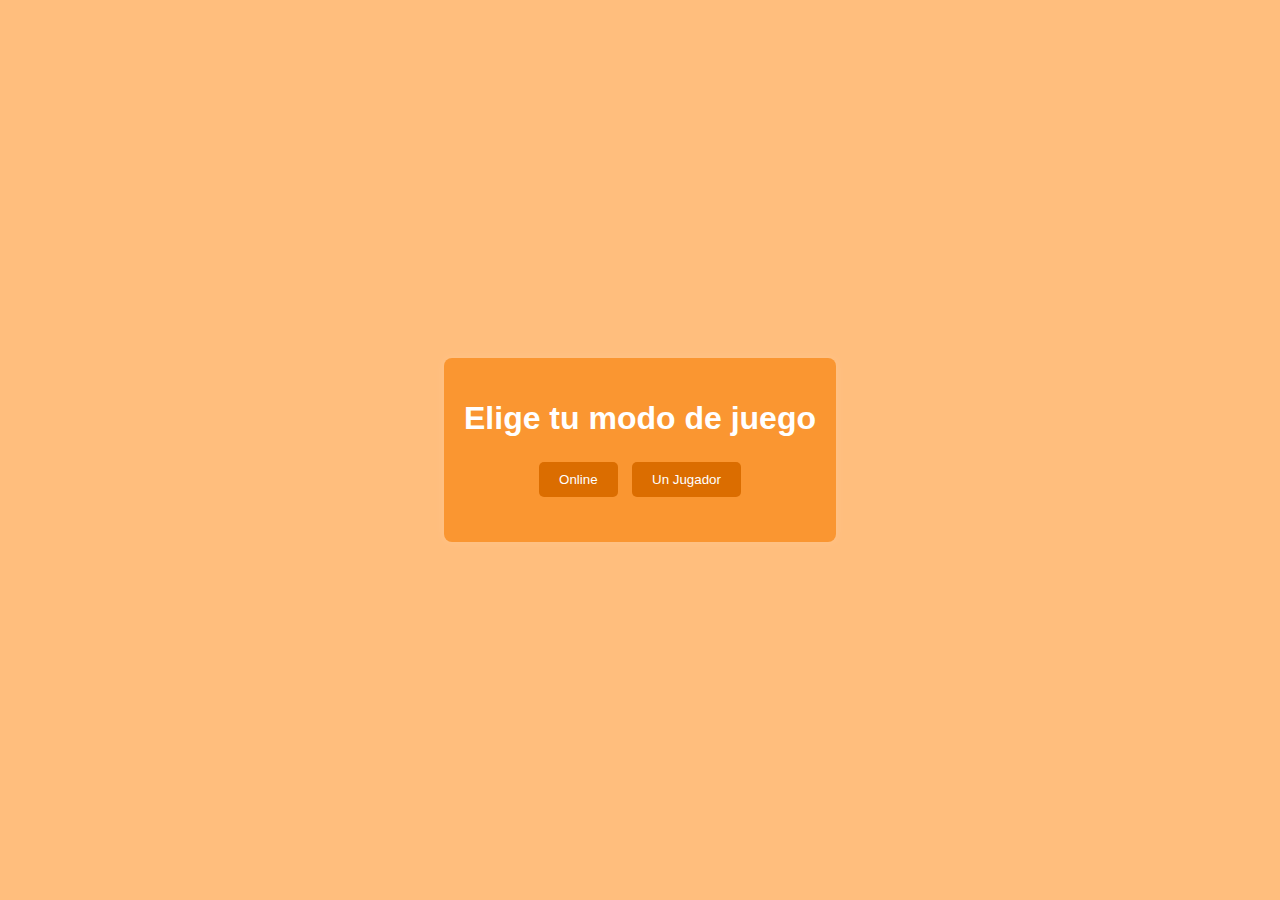
<file: index.html>
<!DOCTYPE html>
<html lang="es">
<head>
    <meta charset="UTF-8">
    <meta name="viewport" content="width=device-width, initial-scale=1.0">
    <title>UNO | Broslunas</title>
    <link rel="stylesheet" href="styles.css">
    <link rel="icon" type="image/png" href="/online/cards/+4.png"/>
</head>
<body>
    <div class="main-content">
        <div class="container">
            <h1>Elige tu modo de juego</h1>
            <div class="options">
                <button class="option"><a href="/online/index.html">Online</a></button>
                <button class="option"><a href="/un-jugador/">Un Jugador</a></button>
            </div>
        </div>
    </div>
</body>
</html>
</file>
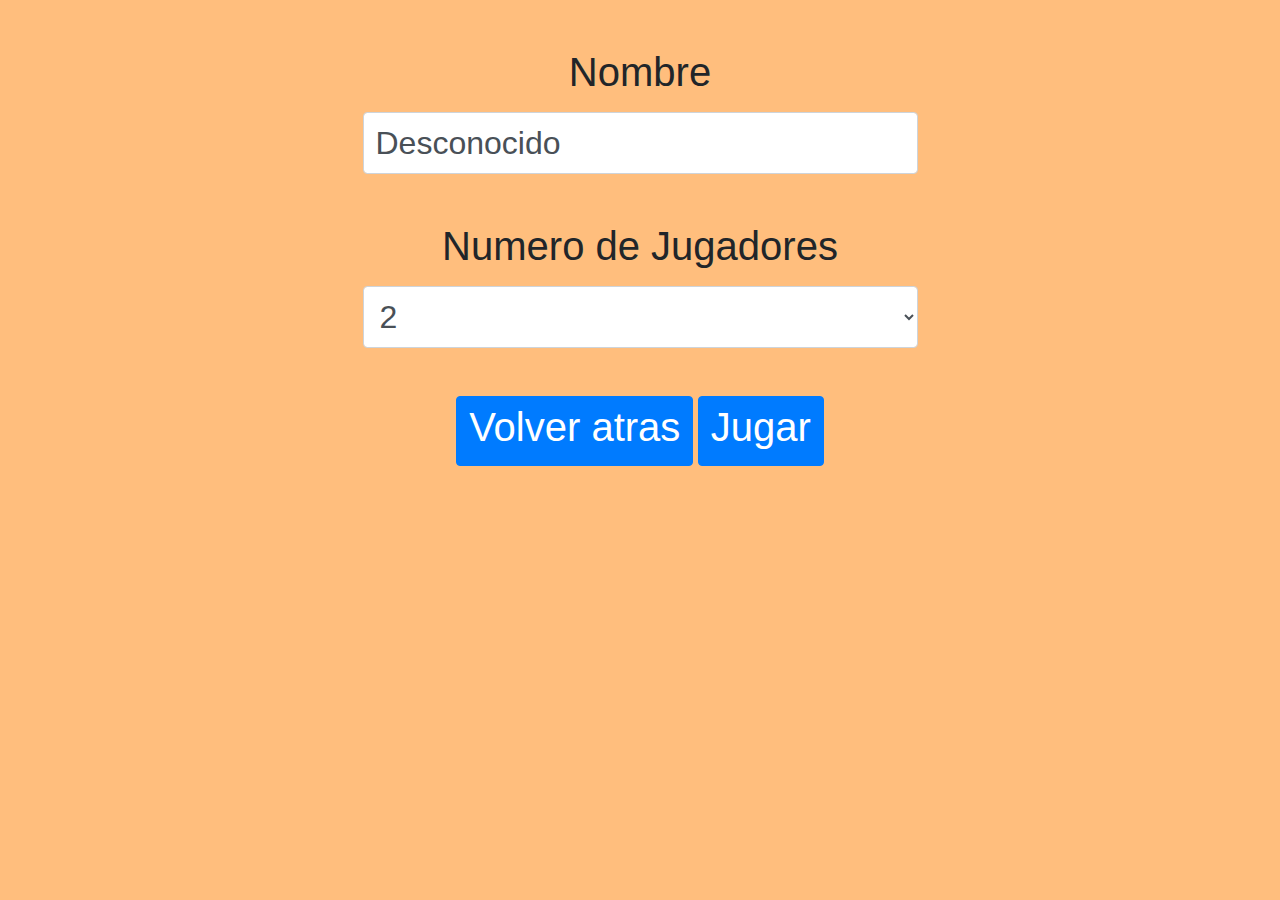
<file: un-jugador/index.html>
<html>

<head>
  <title>UNO | Broslunas</title>
  <meta charset="utf-8">
  <meta name="viewport" content="width=device-width, initial-scale=1">

  <link rel="stylesheet" href="https://stackpath.bootstrapcdn.com/bootstrap/4.3.1/css/bootstrap.min.css"
    integrity="sha384-ggOyR0iXCbMQv3Xipma34MD+dH/1fQ784/j6cY/iJTQUOhcWr7x9JvoRxT2MZw1T" crossorigin="anonymous">
  <script src="https://stackpath.bootstrapcdn.com/bootstrap/4.3.1/js/bootstrap.min.js"
    integrity="sha384-JjSmVgyd0p3pXB1rRibZUAYoIIy6OrQ6VrjIEaFf/nJGzIxFDsf4x0xIM+B07jRM"
    crossorigin="anonymous"></script>
  <script src="https://code.jquery.com/jquery-3.3.1.slim.min.js"
    integrity="sha384-q8i/X+965DzO0rT7abK41JStQIAqVgRVzpbzo5smXKp4YfRvH+8abtTE1Pi6jizo"
    crossorigin="anonymous"></script>
  <script src="https://cdnjs.cloudflare.com/ajax/libs/popper.js/1.14.7/umd/popper.min.js"
    integrity="sha384-UO2eT0CpHqdSJQ6hJty5KVphtPhzWj9WO1clHTMGa3JDZwrnQq4sF86dIHNDz0W1"
    crossorigin="anonymous"></script>

  <link href="styles.css" rel="stylesheet" type="text/css" />
  <link href="cards.css" rel="stylesheet" type="text/css" />
  <link href="animations.css" rel="stylesheet" type="text/css" />
  <link rel="icon" type="image/png" href="../online/cards/+4.png"/>
</head>

<body>
  <div id="setupGame" class="container">
    <form class="text-center">
      <div class="form-group mt-5">
        <label for="playerName">
          <h1>Nombre</h1>
        </label>
        <input type="text" class="form-control form-size" id="playerName" value="Desconocido">
      </div>
      <div class="form-group mt-5">
        <label for="amtPlayers">
          <h1>Numero de Jugadores</h1>
        </label>
        <select class="form-control form-size" id="amtPlayers">
          <option value="2" selected="selected">2</option>
          <option value="3">3</option>
          <option value="4">4</option>
        </select>
      </div>
      <div class="form-group mt-5">
        <button style="color: white" class="btn btn-primary option center-block" type="button">
          <h1><a href="../">Volver atras</a></h1>
        </button>
        <button class="btn btn-primary option center-block" type="button" onclick="startGame()">
          <h1>Jugar</h1> 
        </button>
      </div>
    </form>
  </div>

  <div id="playingField" class="container mt-5 d-none">
    <div class="row">
      <div class="col center-card-hands" align="center">
        <div id="TopSeatID"></div>
        <div id="TopSeat"></div>
      </div>
    </div>

    <div class="row">
      <div class="col-md-2">
        <div id="LeftSeatID"></div>
        <div id="LeftSeat" class="sideHand"></div>
      </div>
      <div class="col-md-8 center-card-hands" align="center">
        <div class="row" style="padding-top: 50px; padding-bottom: 50px">
          <div class="col" style="padding-right: 200px">
            <div class="drawDeckOnPlayfield black">
              <div id="drawCardPile"></div>
            </div>
          </div>

          <div class="col">
            <br />
            <div id="unoButton">
              <button class="btn btn-primary center-block" type="button" onclick="callUno()">
                <h2>UNO!</h2>
              </button>
            </div>
          </div>
        </div>
        <div class="row">
          <div id="discardDeckDiv"></div>
          <div id="playfieldHand"></div>
        </div>
      </div>
      <div class="col-md-2">
        <div id="RightSeatID"></div>
        <div id="RightSeat" class="sideHand"></div>
      </div>
    </div>

    <div class="row">
      <div class="col center-card-hands" align="center">
        <div id="BottomSeatID"></div>
        <div id="BottomSeat"></div>
        <div id="player1Hand"></div>
      </div>
    </div>

    <div id="wildColor"></div>
    <div id="overlay">
      <div id="text">
        <center>¡Elige un Color!</center>
        <div class="main-container">
          <div class="size red-circle" onclick="selectWildColor('Red')"></div>
          <div class="size blue-circle" onclick="selectWildColor('Blue')"></div>
          <div class="size yellow-circle" onclick="selectWildColor('Yellow')"></div>
          <div class="size green-circle" onclick="selectWildColor('Green')"></div>
        </div>
      </div>
    </div>

    <script type="text/javascript" src="deck.js"></script>
    <script type="text/javascript" src="cards.js"></script>
    <script type="text/javascript" src="special-cards.js"></script>
    <script type="text/javascript" src="addCSSToCards.js"></script>
    <script type="text/javascript" src="animations.js"></script>
    <script type="text/javascript" src="players.js"></script>
    <script type="text/javascript" src="index.js"></script>
    <script type="text/javascript" src="cheats.js"></script>
</body>

</html>
</file>
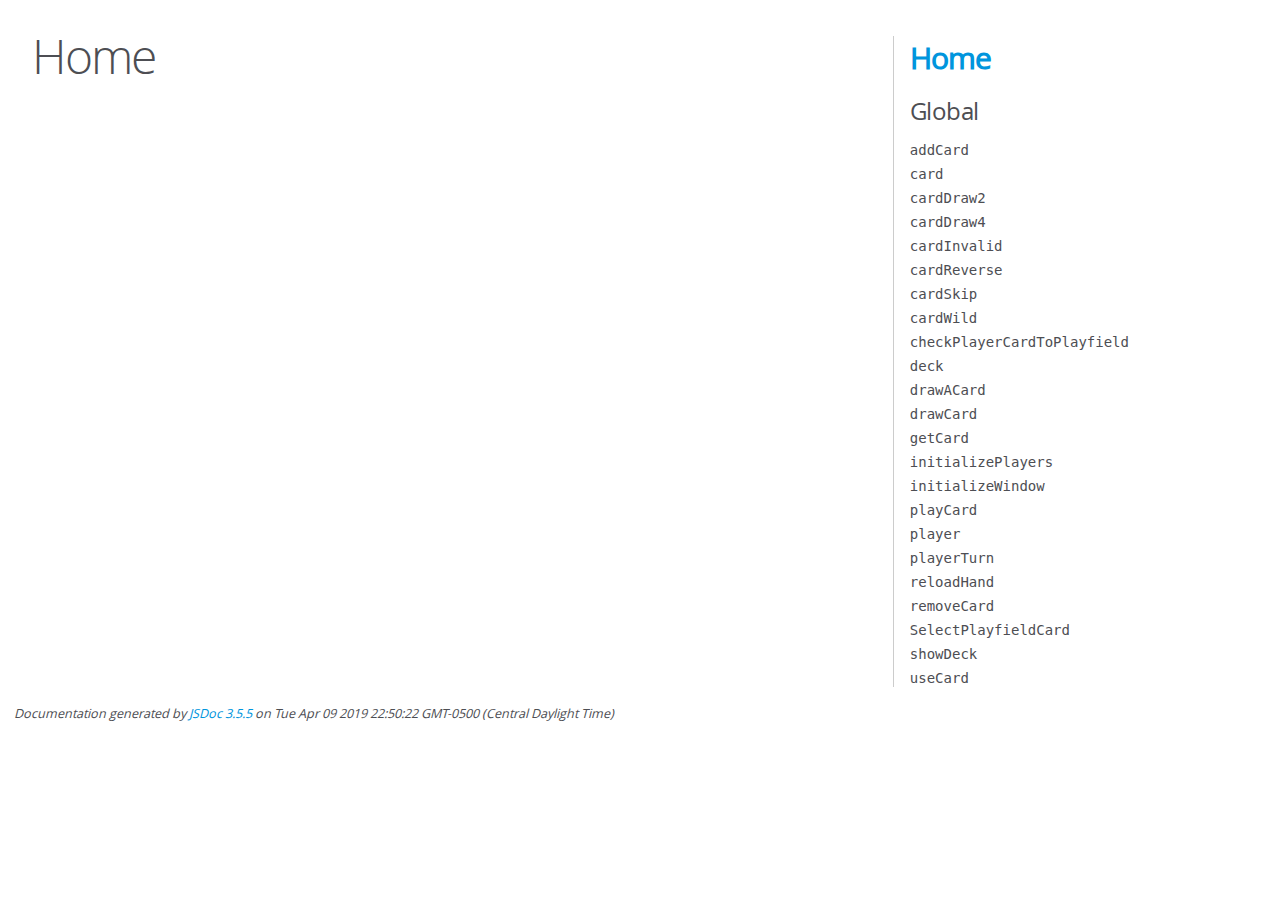
<file: un-jugador/documentation/index.html>
<!DOCTYPE html>
<html lang="en">
<head>
    <meta charset="utf-8">
    <title>JSDoc: Home</title>

    <script src="scripts/prettify/prettify.js"> </script>
    <script src="scripts/prettify/lang-css.js"> </script>
    <!--[if lt IE 9]>
      <script src="//html5shiv.googlecode.com/svn/trunk/html5.js"></script>
    <![endif]-->
    <link type="text/css" rel="stylesheet" href="styles/prettify-tomorrow.css">
    <link type="text/css" rel="stylesheet" href="styles/jsdoc-default.css">
</head>

<body>

<div id="main">

    <h1 class="page-title">Home</h1>

    



    


    <h3> </h3>










    









</div>

<nav>
    <h2><a href="index.html">Home</a></h2><h3>Global</h3><ul><li><a href="global.html#addCard">addCard</a></li><li><a href="global.html#card">card</a></li><li><a href="global.html#cardDraw2">cardDraw2</a></li><li><a href="global.html#cardDraw4">cardDraw4</a></li><li><a href="global.html#cardInvalid">cardInvalid</a></li><li><a href="global.html#cardReverse">cardReverse</a></li><li><a href="global.html#cardSkip">cardSkip</a></li><li><a href="global.html#cardWild">cardWild</a></li><li><a href="global.html#checkPlayerCardToPlayfield">checkPlayerCardToPlayfield</a></li><li><a href="global.html#deck">deck</a></li><li><a href="global.html#drawACard">drawACard</a></li><li><a href="global.html#drawCard">drawCard</a></li><li><a href="global.html#getCard">getCard</a></li><li><a href="global.html#initializePlayers">initializePlayers</a></li><li><a href="global.html#initializeWindow">initializeWindow</a></li><li><a href="global.html#playCard">playCard</a></li><li><a href="global.html#player">player</a></li><li><a href="global.html#playerTurn">playerTurn</a></li><li><a href="global.html#reloadHand">reloadHand</a></li><li><a href="global.html#removeCard">removeCard</a></li><li><a href="global.html#SelectPlayfieldCard">SelectPlayfieldCard</a></li><li><a href="global.html#showDeck">showDeck</a></li><li><a href="global.html#useCard">useCard</a></li></ul>
</nav>

<br class="clear">

<footer>
    Documentation generated by <a href="https://github.com/jsdoc3/jsdoc">JSDoc 3.5.5</a> on Tue Apr 09 2019 22:50:22 GMT-0500 (Central Daylight Time)
</footer>

<script> prettyPrint(); </script>
<script src="scripts/linenumber.js"> </script>
</body>
</html>
</file>
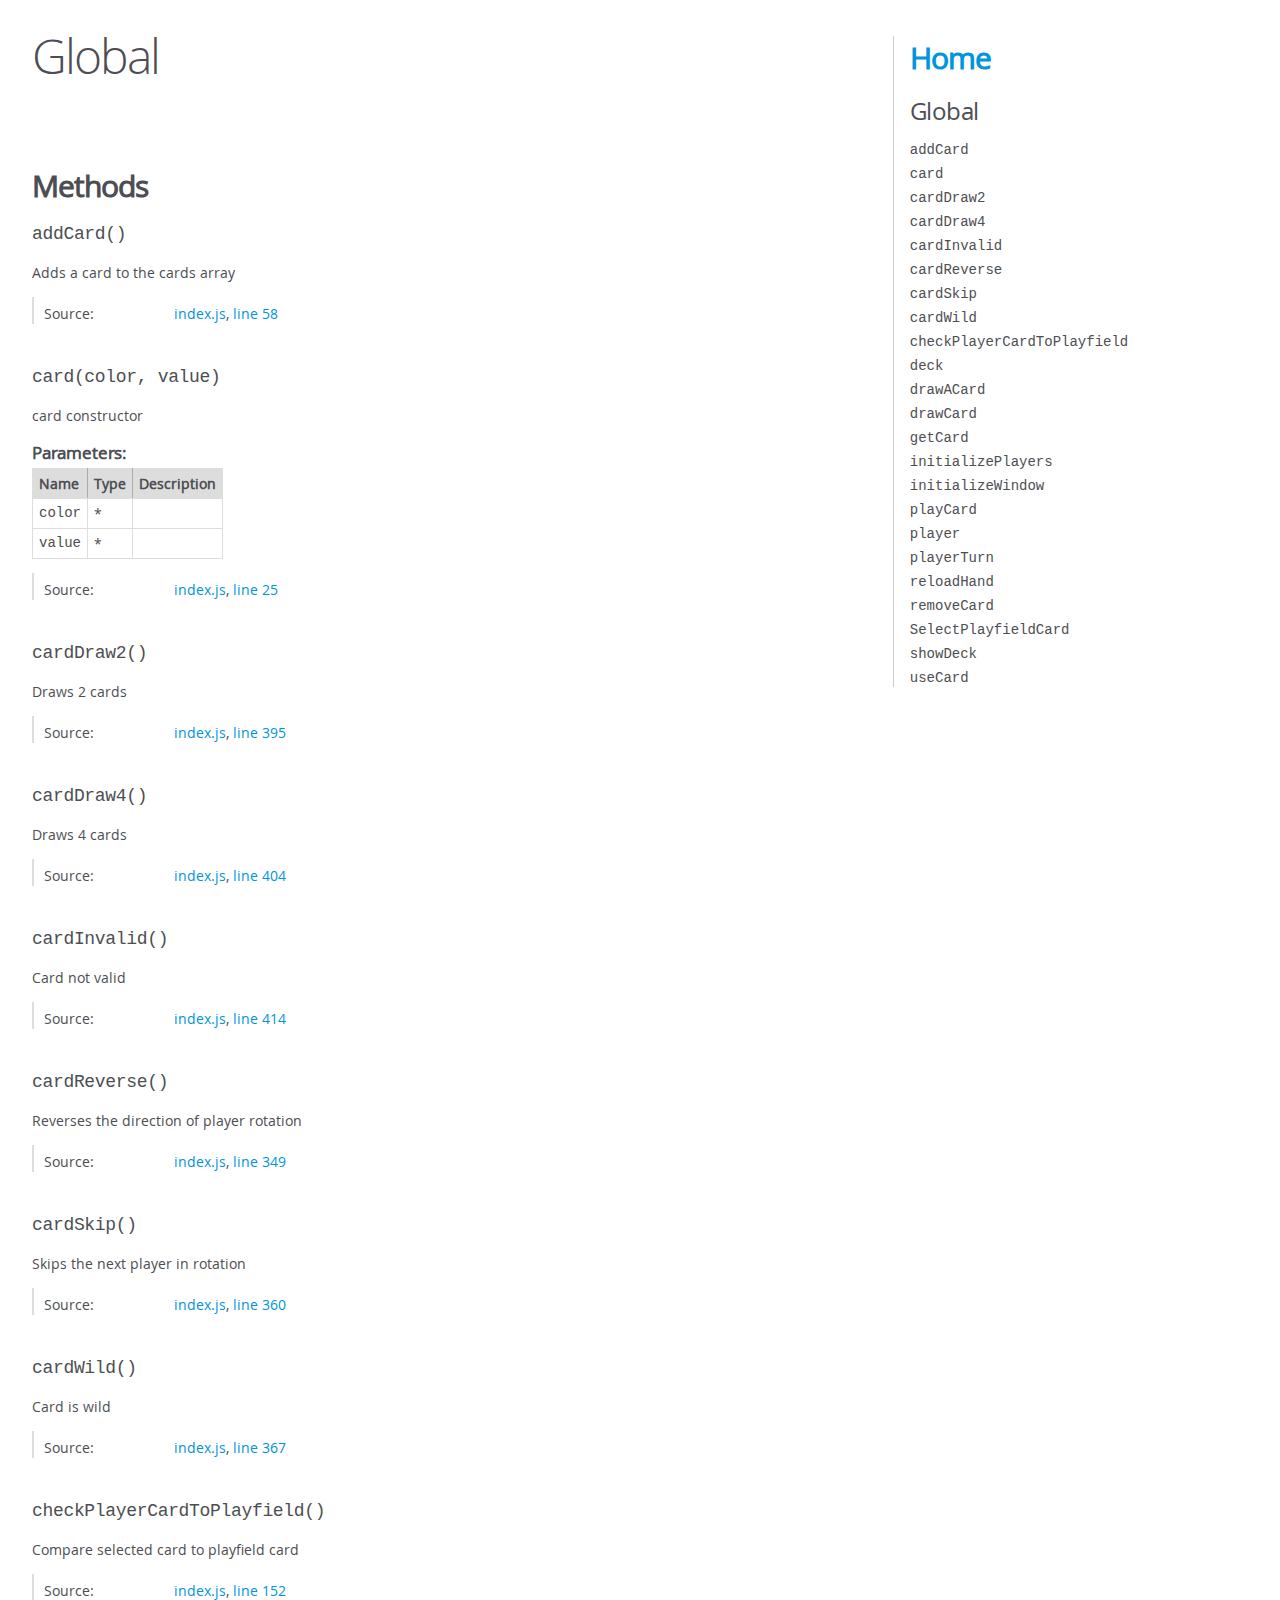
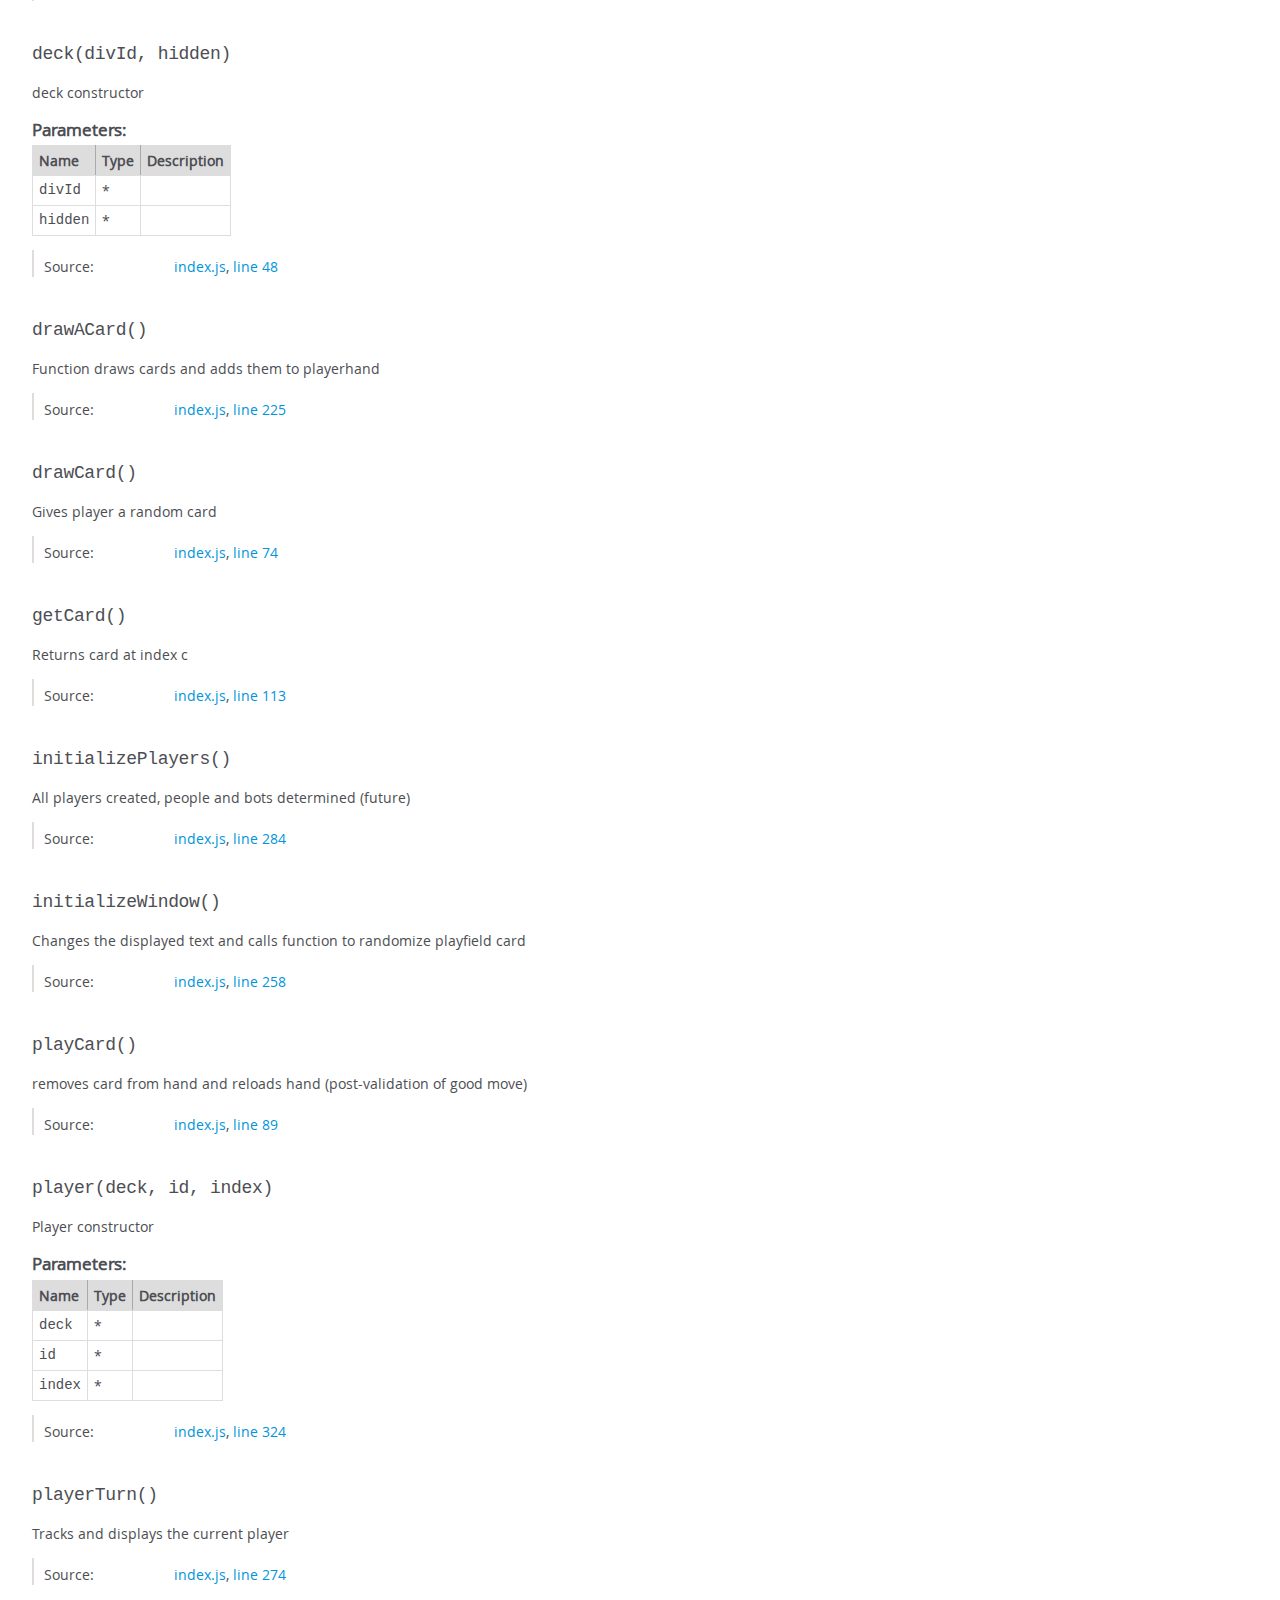
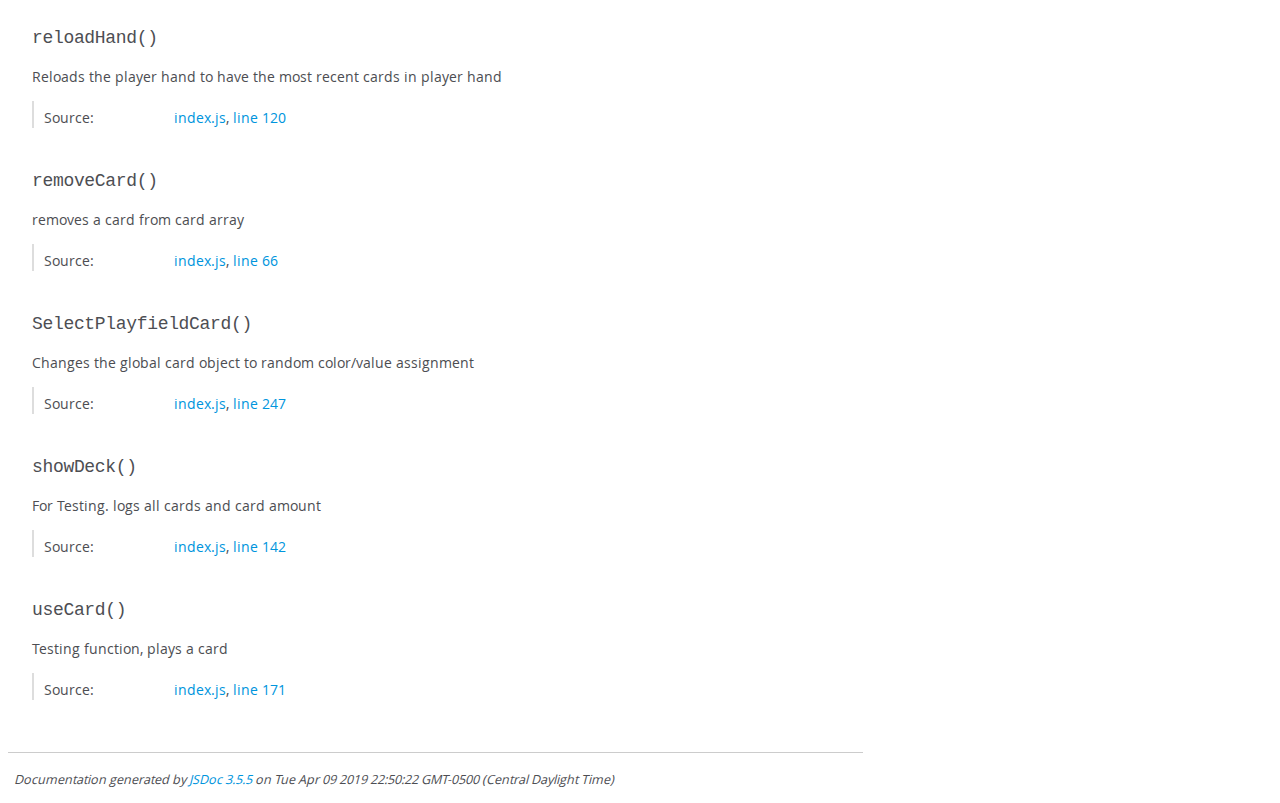
<file: un-jugador/documentation/global.html>
<!DOCTYPE html>
<html lang="en">
<head>
    <meta charset="utf-8">
    <title>JSDoc: Global</title>

    <script src="scripts/prettify/prettify.js"> </script>
    <script src="scripts/prettify/lang-css.js"> </script>
    <!--[if lt IE 9]>
      <script src="//html5shiv.googlecode.com/svn/trunk/html5.js"></script>
    <![endif]-->
    <link type="text/css" rel="stylesheet" href="styles/prettify-tomorrow.css">
    <link type="text/css" rel="stylesheet" href="styles/jsdoc-default.css">
</head>

<body>

<div id="main">

    <h1 class="page-title">Global</h1>

    




<section>

<header>
    
        <h2></h2>
        
    
</header>

<article>
    <div class="container-overview">
    
        

        


<dl class="details">

    

    

    

    

    

    

    

    

    

    

    

    

    

    

    

    
</dl>


        
    
    </div>

    

    

    

    

    

    

    

    
        <h3 class="subsection-title">Methods</h3>

        
            

    

    
    <h4 class="name" id="addCard"><span class="type-signature"></span>addCard<span class="signature">()</span><span class="type-signature"></span></h4>
    

    



<div class="description">
    Adds a card to the cards array
</div>













<dl class="details">

    

    

    

    

    

    

    

    

    

    

    

    

    
    <dt class="tag-source">Source:</dt>
    <dd class="tag-source"><ul class="dummy"><li>
        <a href="index.js.html">index.js</a>, <a href="index.js.html#line58">line 58</a>
    </li></ul></dd>
    

    

    

    
</dl>


















        
            

    

    
    <h4 class="name" id="card"><span class="type-signature"></span>card<span class="signature">(color, value)</span><span class="type-signature"></span></h4>
    

    



<div class="description">
    card constructor
</div>









    <h5>Parameters:</h5>
    

<table class="params">
    <thead>
    <tr>
        
        <th>Name</th>
        

        <th>Type</th>

        

        

        <th class="last">Description</th>
    </tr>
    </thead>

    <tbody>
    

        <tr>
            
                <td class="name"><code>color</code></td>
            

            <td class="type">
            
                
<span class="param-type">*</span>


            
            </td>

            

            

            <td class="description last"></td>
        </tr>

    

        <tr>
            
                <td class="name"><code>value</code></td>
            

            <td class="type">
            
                
<span class="param-type">*</span>


            
            </td>

            

            

            <td class="description last"></td>
        </tr>

    
    </tbody>
</table>






<dl class="details">

    

    

    

    

    

    

    

    

    

    

    

    

    
    <dt class="tag-source">Source:</dt>
    <dd class="tag-source"><ul class="dummy"><li>
        <a href="index.js.html">index.js</a>, <a href="index.js.html#line25">line 25</a>
    </li></ul></dd>
    

    

    

    
</dl>


















        
            

    

    
    <h4 class="name" id="cardDraw2"><span class="type-signature"></span>cardDraw2<span class="signature">()</span><span class="type-signature"></span></h4>
    

    



<div class="description">
    Draws 2 cards
</div>













<dl class="details">

    

    

    

    

    

    

    

    

    

    

    

    

    
    <dt class="tag-source">Source:</dt>
    <dd class="tag-source"><ul class="dummy"><li>
        <a href="index.js.html">index.js</a>, <a href="index.js.html#line395">line 395</a>
    </li></ul></dd>
    

    

    

    
</dl>


















        
            

    

    
    <h4 class="name" id="cardDraw4"><span class="type-signature"></span>cardDraw4<span class="signature">()</span><span class="type-signature"></span></h4>
    

    



<div class="description">
    Draws 4 cards
</div>













<dl class="details">

    

    

    

    

    

    

    

    

    

    

    

    

    
    <dt class="tag-source">Source:</dt>
    <dd class="tag-source"><ul class="dummy"><li>
        <a href="index.js.html">index.js</a>, <a href="index.js.html#line404">line 404</a>
    </li></ul></dd>
    

    

    

    
</dl>


















        
            

    

    
    <h4 class="name" id="cardInvalid"><span class="type-signature"></span>cardInvalid<span class="signature">()</span><span class="type-signature"></span></h4>
    

    



<div class="description">
    Card not valid
</div>













<dl class="details">

    

    

    

    

    

    

    

    

    

    

    

    

    
    <dt class="tag-source">Source:</dt>
    <dd class="tag-source"><ul class="dummy"><li>
        <a href="index.js.html">index.js</a>, <a href="index.js.html#line414">line 414</a>
    </li></ul></dd>
    

    

    

    
</dl>


















        
            

    

    
    <h4 class="name" id="cardReverse"><span class="type-signature"></span>cardReverse<span class="signature">()</span><span class="type-signature"></span></h4>
    

    



<div class="description">
    Reverses the direction of player rotation
</div>













<dl class="details">

    

    

    

    

    

    

    

    

    

    

    

    

    
    <dt class="tag-source">Source:</dt>
    <dd class="tag-source"><ul class="dummy"><li>
        <a href="index.js.html">index.js</a>, <a href="index.js.html#line349">line 349</a>
    </li></ul></dd>
    

    

    

    
</dl>


















        
            

    

    
    <h4 class="name" id="cardSkip"><span class="type-signature"></span>cardSkip<span class="signature">()</span><span class="type-signature"></span></h4>
    

    



<div class="description">
    Skips the next player in rotation
</div>













<dl class="details">

    

    

    

    

    

    

    

    

    

    

    

    

    
    <dt class="tag-source">Source:</dt>
    <dd class="tag-source"><ul class="dummy"><li>
        <a href="index.js.html">index.js</a>, <a href="index.js.html#line360">line 360</a>
    </li></ul></dd>
    

    

    

    
</dl>


















        
            

    

    
    <h4 class="name" id="cardWild"><span class="type-signature"></span>cardWild<span class="signature">()</span><span class="type-signature"></span></h4>
    

    



<div class="description">
    Card is wild
</div>













<dl class="details">

    

    

    

    

    

    

    

    

    

    

    

    

    
    <dt class="tag-source">Source:</dt>
    <dd class="tag-source"><ul class="dummy"><li>
        <a href="index.js.html">index.js</a>, <a href="index.js.html#line367">line 367</a>
    </li></ul></dd>
    

    

    

    
</dl>


















        
            

    

    
    <h4 class="name" id="checkPlayerCardToPlayfield"><span class="type-signature"></span>checkPlayerCardToPlayfield<span class="signature">()</span><span class="type-signature"></span></h4>
    

    



<div class="description">
    Compare selected card to playfield card
</div>













<dl class="details">

    

    

    

    

    

    

    

    

    

    

    

    

    
    <dt class="tag-source">Source:</dt>
    <dd class="tag-source"><ul class="dummy"><li>
        <a href="index.js.html">index.js</a>, <a href="index.js.html#line152">line 152</a>
    </li></ul></dd>
    

    

    

    
</dl>


















        
            

    

    
    <h4 class="name" id="deck"><span class="type-signature"></span>deck<span class="signature">(divId, hidden)</span><span class="type-signature"></span></h4>
    

    



<div class="description">
    deck constructor
</div>









    <h5>Parameters:</h5>
    

<table class="params">
    <thead>
    <tr>
        
        <th>Name</th>
        

        <th>Type</th>

        

        

        <th class="last">Description</th>
    </tr>
    </thead>

    <tbody>
    

        <tr>
            
                <td class="name"><code>divId</code></td>
            

            <td class="type">
            
                
<span class="param-type">*</span>


            
            </td>

            

            

            <td class="description last"></td>
        </tr>

    

        <tr>
            
                <td class="name"><code>hidden</code></td>
            

            <td class="type">
            
                
<span class="param-type">*</span>


            
            </td>

            

            

            <td class="description last"></td>
        </tr>

    
    </tbody>
</table>






<dl class="details">

    

    

    

    

    

    

    

    

    

    

    

    

    
    <dt class="tag-source">Source:</dt>
    <dd class="tag-source"><ul class="dummy"><li>
        <a href="index.js.html">index.js</a>, <a href="index.js.html#line48">line 48</a>
    </li></ul></dd>
    

    

    

    
</dl>


















        
            

    

    
    <h4 class="name" id="drawACard"><span class="type-signature"></span>drawACard<span class="signature">()</span><span class="type-signature"></span></h4>
    

    



<div class="description">
    Function draws cards and adds them to playerhand
</div>













<dl class="details">

    

    

    

    

    

    

    

    

    

    

    

    

    
    <dt class="tag-source">Source:</dt>
    <dd class="tag-source"><ul class="dummy"><li>
        <a href="index.js.html">index.js</a>, <a href="index.js.html#line225">line 225</a>
    </li></ul></dd>
    

    

    

    
</dl>


















        
            

    

    
    <h4 class="name" id="drawCard"><span class="type-signature"></span>drawCard<span class="signature">()</span><span class="type-signature"></span></h4>
    

    



<div class="description">
    Gives player a random card
</div>













<dl class="details">

    

    

    

    

    

    

    

    

    

    

    

    

    
    <dt class="tag-source">Source:</dt>
    <dd class="tag-source"><ul class="dummy"><li>
        <a href="index.js.html">index.js</a>, <a href="index.js.html#line74">line 74</a>
    </li></ul></dd>
    

    

    

    
</dl>


















        
            

    

    
    <h4 class="name" id="getCard"><span class="type-signature"></span>getCard<span class="signature">()</span><span class="type-signature"></span></h4>
    

    



<div class="description">
    Returns card at index c
</div>













<dl class="details">

    

    

    

    

    

    

    

    

    

    

    

    

    
    <dt class="tag-source">Source:</dt>
    <dd class="tag-source"><ul class="dummy"><li>
        <a href="index.js.html">index.js</a>, <a href="index.js.html#line113">line 113</a>
    </li></ul></dd>
    

    

    

    
</dl>


















        
            

    

    
    <h4 class="name" id="initializePlayers"><span class="type-signature"></span>initializePlayers<span class="signature">()</span><span class="type-signature"></span></h4>
    

    



<div class="description">
    All players created, people and bots determined (future)
</div>













<dl class="details">

    

    

    

    

    

    

    

    

    

    

    

    

    
    <dt class="tag-source">Source:</dt>
    <dd class="tag-source"><ul class="dummy"><li>
        <a href="index.js.html">index.js</a>, <a href="index.js.html#line284">line 284</a>
    </li></ul></dd>
    

    

    

    
</dl>


















        
            

    

    
    <h4 class="name" id="initializeWindow"><span class="type-signature"></span>initializeWindow<span class="signature">()</span><span class="type-signature"></span></h4>
    

    



<div class="description">
    Changes the displayed text and calls function to randomize playfield card
</div>













<dl class="details">

    

    

    

    

    

    

    

    

    

    

    

    

    
    <dt class="tag-source">Source:</dt>
    <dd class="tag-source"><ul class="dummy"><li>
        <a href="index.js.html">index.js</a>, <a href="index.js.html#line258">line 258</a>
    </li></ul></dd>
    

    

    

    
</dl>


















        
            

    

    
    <h4 class="name" id="playCard"><span class="type-signature"></span>playCard<span class="signature">()</span><span class="type-signature"></span></h4>
    

    



<div class="description">
    removes card from hand and reloads hand (post-validation of good move)
</div>













<dl class="details">

    

    

    

    

    

    

    

    

    

    

    

    

    
    <dt class="tag-source">Source:</dt>
    <dd class="tag-source"><ul class="dummy"><li>
        <a href="index.js.html">index.js</a>, <a href="index.js.html#line89">line 89</a>
    </li></ul></dd>
    

    

    

    
</dl>


















        
            

    

    
    <h4 class="name" id="player"><span class="type-signature"></span>player<span class="signature">(deck, id, index)</span><span class="type-signature"></span></h4>
    

    



<div class="description">
    Player constructor
</div>









    <h5>Parameters:</h5>
    

<table class="params">
    <thead>
    <tr>
        
        <th>Name</th>
        

        <th>Type</th>

        

        

        <th class="last">Description</th>
    </tr>
    </thead>

    <tbody>
    

        <tr>
            
                <td class="name"><code>deck</code></td>
            

            <td class="type">
            
                
<span class="param-type">*</span>


            
            </td>

            

            

            <td class="description last"></td>
        </tr>

    

        <tr>
            
                <td class="name"><code>id</code></td>
            

            <td class="type">
            
                
<span class="param-type">*</span>


            
            </td>

            

            

            <td class="description last"></td>
        </tr>

    

        <tr>
            
                <td class="name"><code>index</code></td>
            

            <td class="type">
            
                
<span class="param-type">*</span>


            
            </td>

            

            

            <td class="description last"></td>
        </tr>

    
    </tbody>
</table>






<dl class="details">

    

    

    

    

    

    

    

    

    

    

    

    

    
    <dt class="tag-source">Source:</dt>
    <dd class="tag-source"><ul class="dummy"><li>
        <a href="index.js.html">index.js</a>, <a href="index.js.html#line324">line 324</a>
    </li></ul></dd>
    

    

    

    
</dl>


















        
            

    

    
    <h4 class="name" id="playerTurn"><span class="type-signature"></span>playerTurn<span class="signature">()</span><span class="type-signature"></span></h4>
    

    



<div class="description">
    Tracks and displays the current player
</div>













<dl class="details">

    

    

    

    

    

    

    

    

    

    

    

    

    
    <dt class="tag-source">Source:</dt>
    <dd class="tag-source"><ul class="dummy"><li>
        <a href="index.js.html">index.js</a>, <a href="index.js.html#line274">line 274</a>
    </li></ul></dd>
    

    

    

    
</dl>


















        
            

    

    
    <h4 class="name" id="reloadHand"><span class="type-signature"></span>reloadHand<span class="signature">()</span><span class="type-signature"></span></h4>
    

    



<div class="description">
    Reloads the player hand to have the most recent cards in player hand
</div>













<dl class="details">

    

    

    

    

    

    

    

    

    

    

    

    

    
    <dt class="tag-source">Source:</dt>
    <dd class="tag-source"><ul class="dummy"><li>
        <a href="index.js.html">index.js</a>, <a href="index.js.html#line120">line 120</a>
    </li></ul></dd>
    

    

    

    
</dl>


















        
            

    

    
    <h4 class="name" id="removeCard"><span class="type-signature"></span>removeCard<span class="signature">()</span><span class="type-signature"></span></h4>
    

    



<div class="description">
    removes a card from card array
</div>













<dl class="details">

    

    

    

    

    

    

    

    

    

    

    

    

    
    <dt class="tag-source">Source:</dt>
    <dd class="tag-source"><ul class="dummy"><li>
        <a href="index.js.html">index.js</a>, <a href="index.js.html#line66">line 66</a>
    </li></ul></dd>
    

    

    

    
</dl>


















        
            

    

    
    <h4 class="name" id="SelectPlayfieldCard"><span class="type-signature"></span>SelectPlayfieldCard<span class="signature">()</span><span class="type-signature"></span></h4>
    

    



<div class="description">
    Changes the global card object to random color/value assignment
</div>













<dl class="details">

    

    

    

    

    

    

    

    

    

    

    

    

    
    <dt class="tag-source">Source:</dt>
    <dd class="tag-source"><ul class="dummy"><li>
        <a href="index.js.html">index.js</a>, <a href="index.js.html#line247">line 247</a>
    </li></ul></dd>
    

    

    

    
</dl>


















        
            

    

    
    <h4 class="name" id="showDeck"><span class="type-signature"></span>showDeck<span class="signature">()</span><span class="type-signature"></span></h4>
    

    



<div class="description">
    For Testing. logs all cards and card amount
</div>













<dl class="details">

    

    

    

    

    

    

    

    

    

    

    

    

    
    <dt class="tag-source">Source:</dt>
    <dd class="tag-source"><ul class="dummy"><li>
        <a href="index.js.html">index.js</a>, <a href="index.js.html#line142">line 142</a>
    </li></ul></dd>
    

    

    

    
</dl>


















        
            

    

    
    <h4 class="name" id="useCard"><span class="type-signature"></span>useCard<span class="signature">()</span><span class="type-signature"></span></h4>
    

    



<div class="description">
    Testing function, plays a card
</div>













<dl class="details">

    

    

    

    

    

    

    

    

    

    

    

    

    
    <dt class="tag-source">Source:</dt>
    <dd class="tag-source"><ul class="dummy"><li>
        <a href="index.js.html">index.js</a>, <a href="index.js.html#line171">line 171</a>
    </li></ul></dd>
    

    

    

    
</dl>


















        
    

    

    
</article>

</section>




</div>

<nav>
    <h2><a href="index.html">Home</a></h2><h3>Global</h3><ul><li><a href="global.html#addCard">addCard</a></li><li><a href="global.html#card">card</a></li><li><a href="global.html#cardDraw2">cardDraw2</a></li><li><a href="global.html#cardDraw4">cardDraw4</a></li><li><a href="global.html#cardInvalid">cardInvalid</a></li><li><a href="global.html#cardReverse">cardReverse</a></li><li><a href="global.html#cardSkip">cardSkip</a></li><li><a href="global.html#cardWild">cardWild</a></li><li><a href="global.html#checkPlayerCardToPlayfield">checkPlayerCardToPlayfield</a></li><li><a href="global.html#deck">deck</a></li><li><a href="global.html#drawACard">drawACard</a></li><li><a href="global.html#drawCard">drawCard</a></li><li><a href="global.html#getCard">getCard</a></li><li><a href="global.html#initializePlayers">initializePlayers</a></li><li><a href="global.html#initializeWindow">initializeWindow</a></li><li><a href="global.html#playCard">playCard</a></li><li><a href="global.html#player">player</a></li><li><a href="global.html#playerTurn">playerTurn</a></li><li><a href="global.html#reloadHand">reloadHand</a></li><li><a href="global.html#removeCard">removeCard</a></li><li><a href="global.html#SelectPlayfieldCard">SelectPlayfieldCard</a></li><li><a href="global.html#showDeck">showDeck</a></li><li><a href="global.html#useCard">useCard</a></li></ul>
</nav>

<br class="clear">

<footer>
    Documentation generated by <a href="https://github.com/jsdoc3/jsdoc">JSDoc 3.5.5</a> on Tue Apr 09 2019 22:50:22 GMT-0500 (Central Daylight Time)
</footer>

<script> prettyPrint(); </script>
<script src="scripts/linenumber.js"> </script>
</body>
</html>
</file>
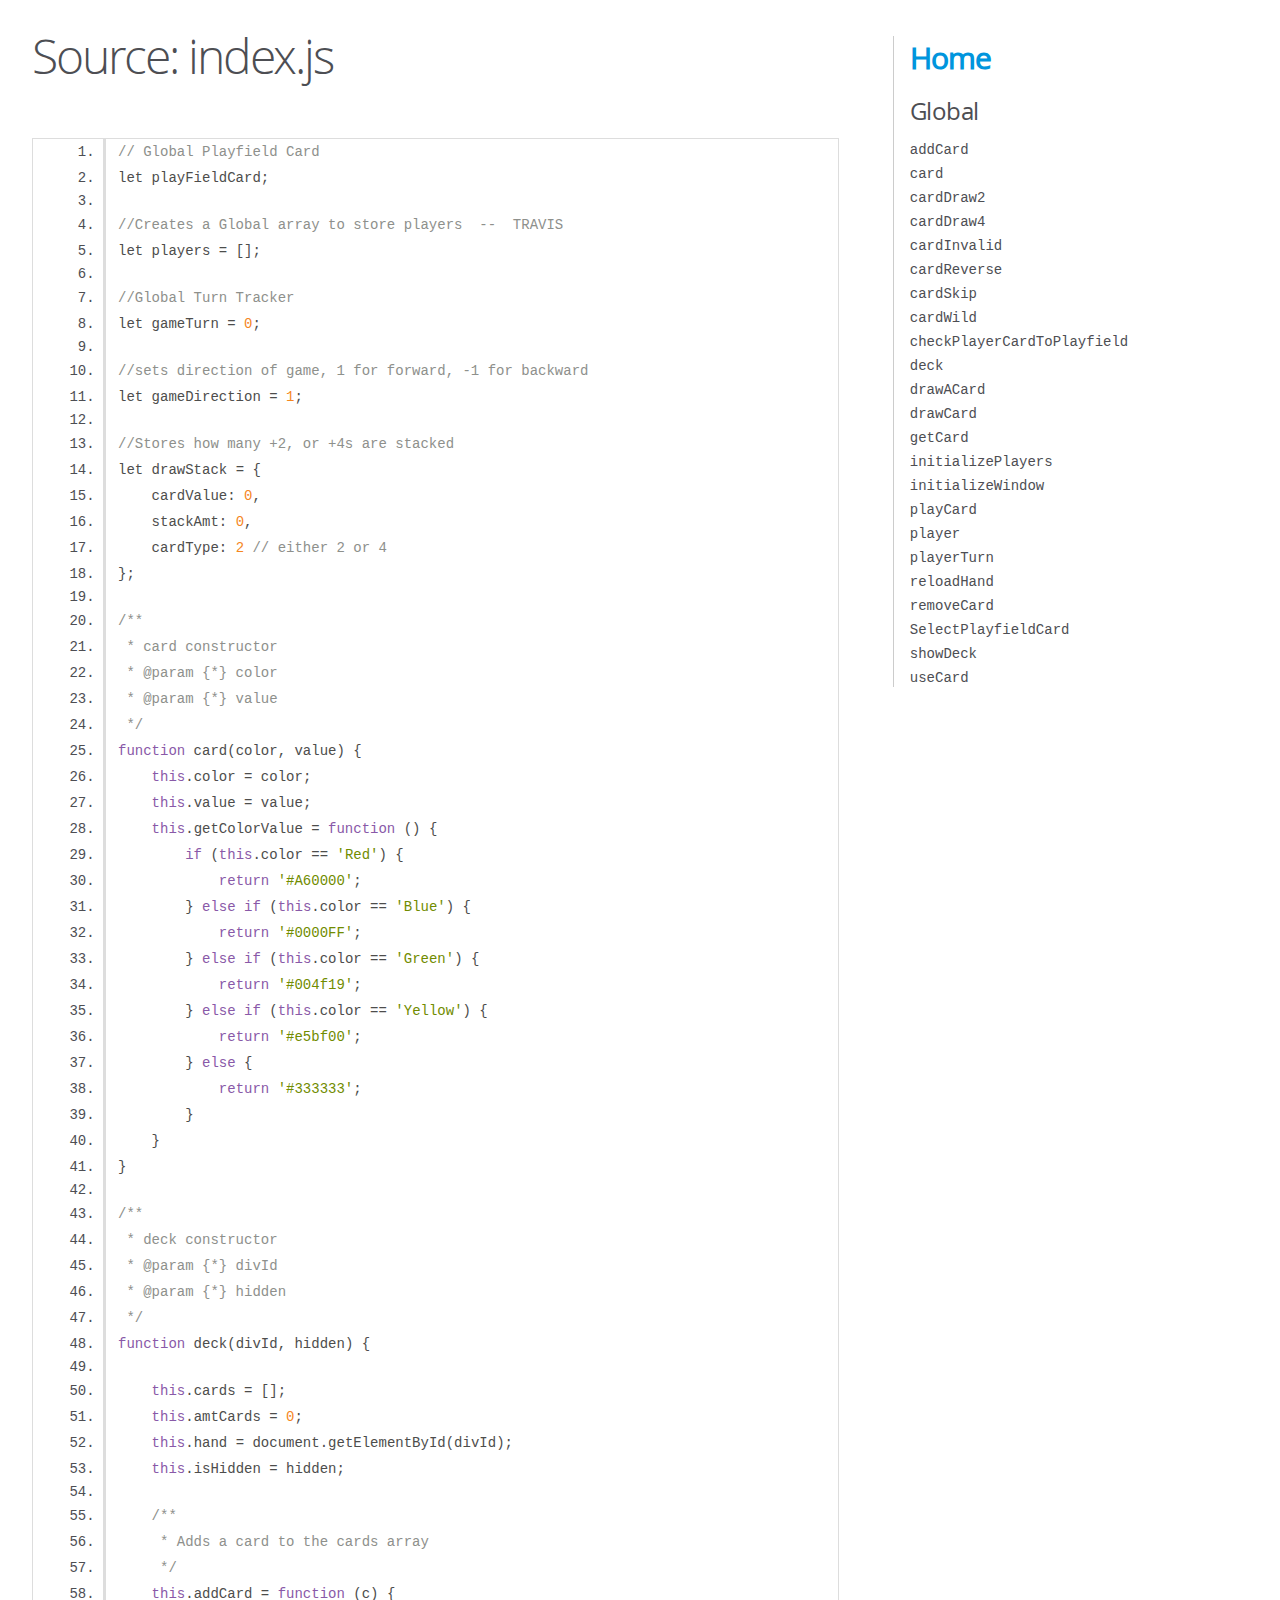
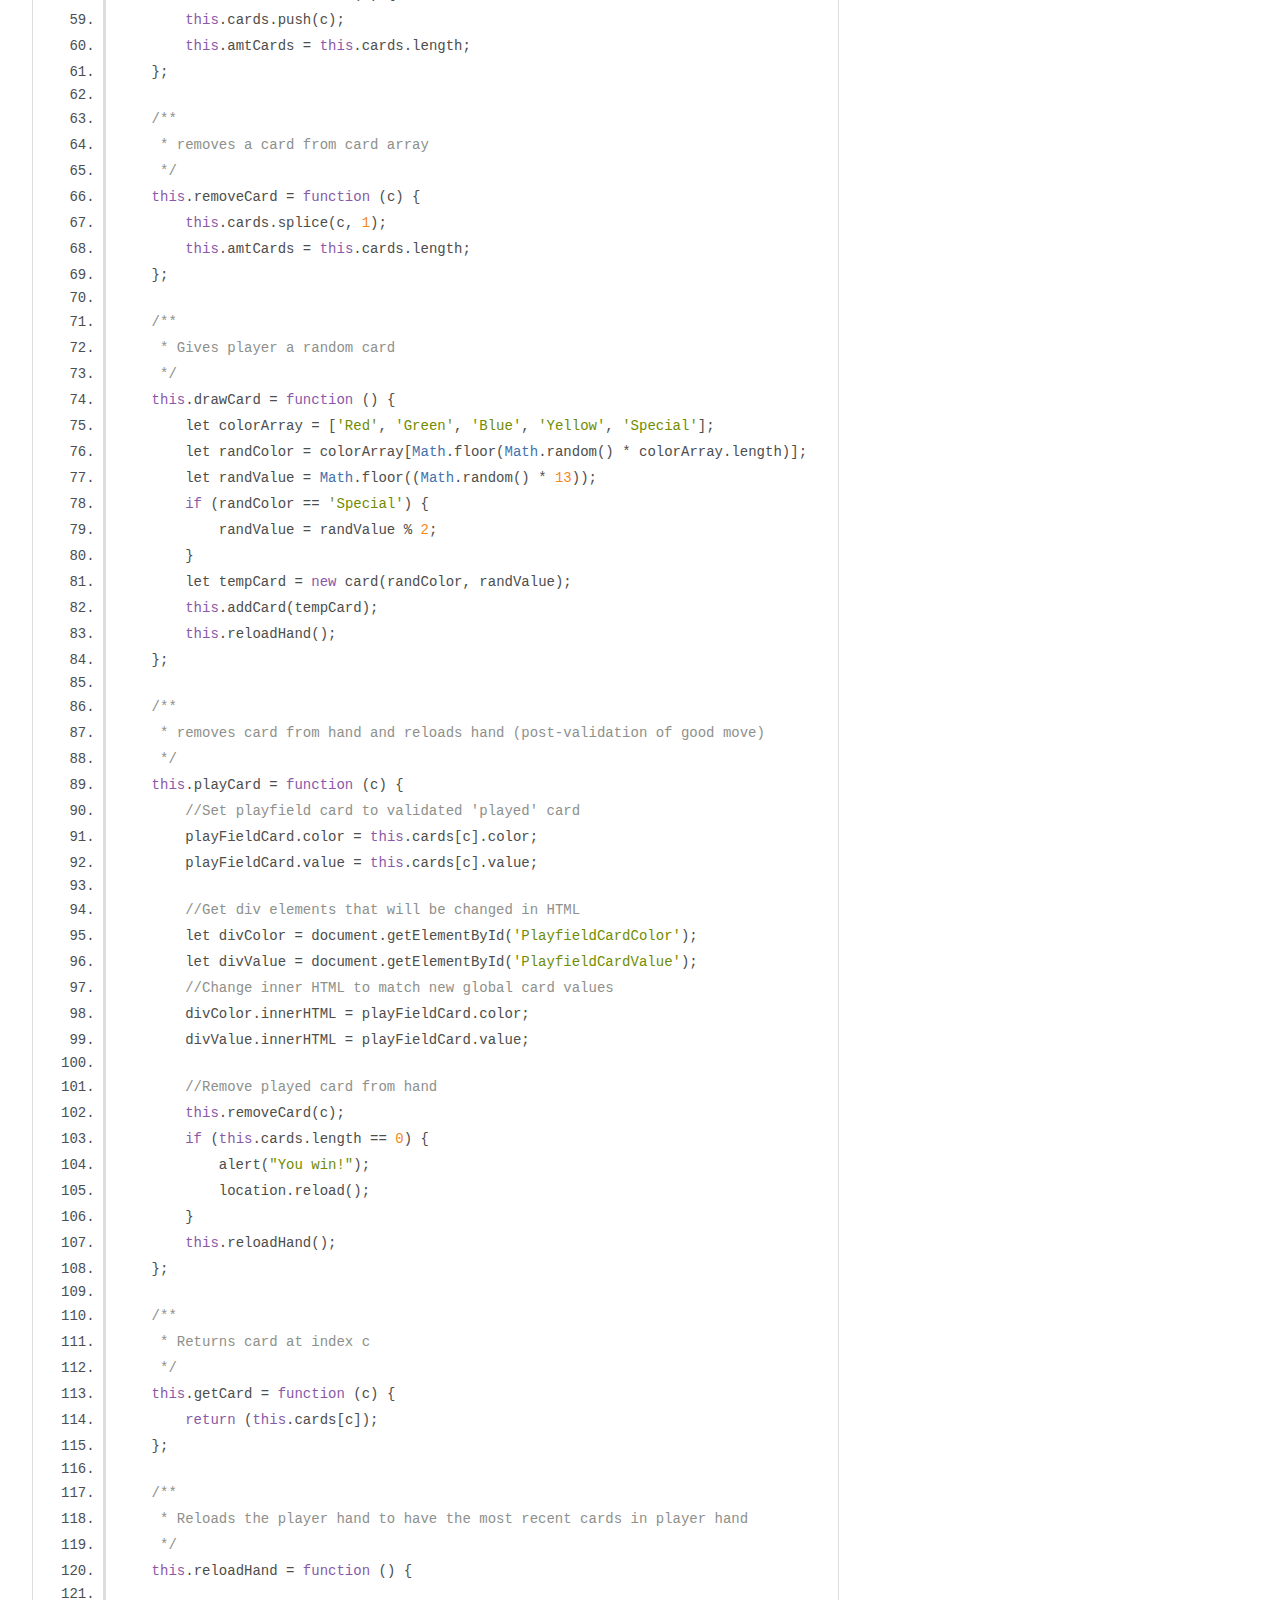
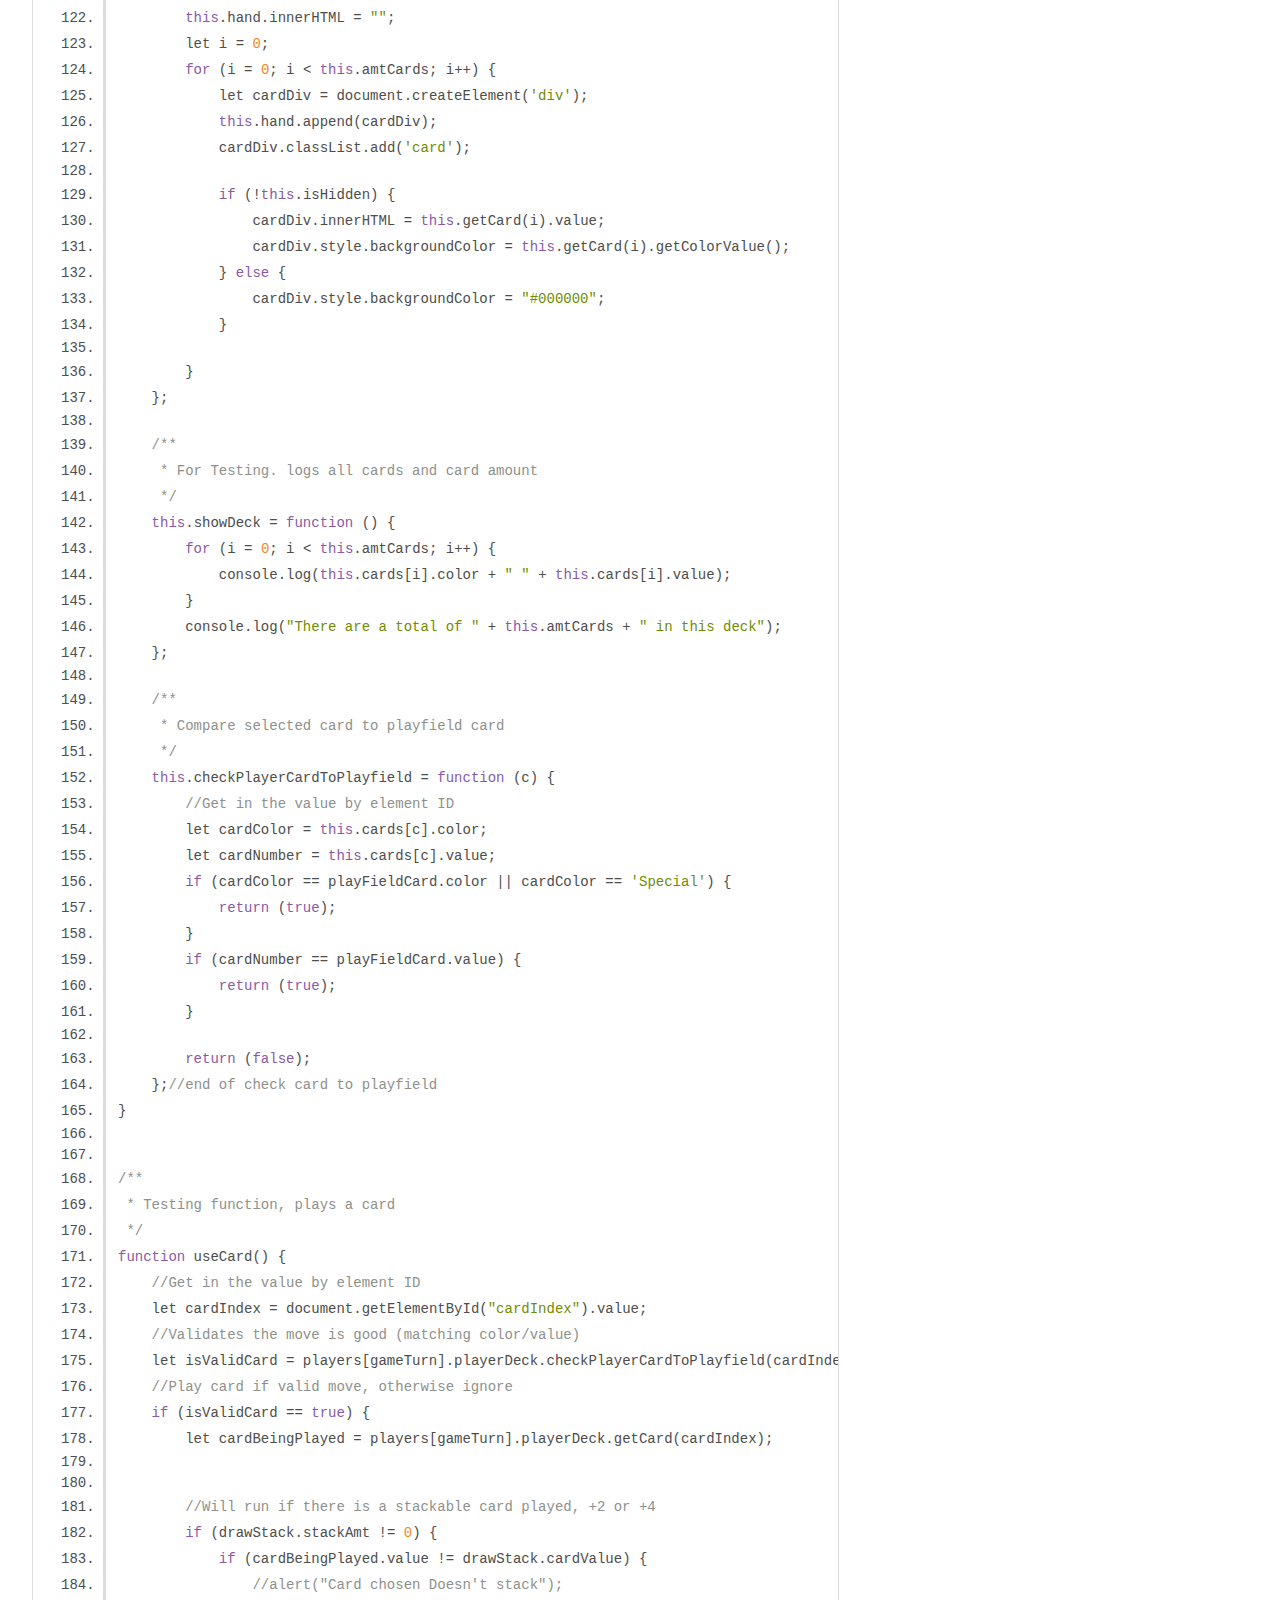
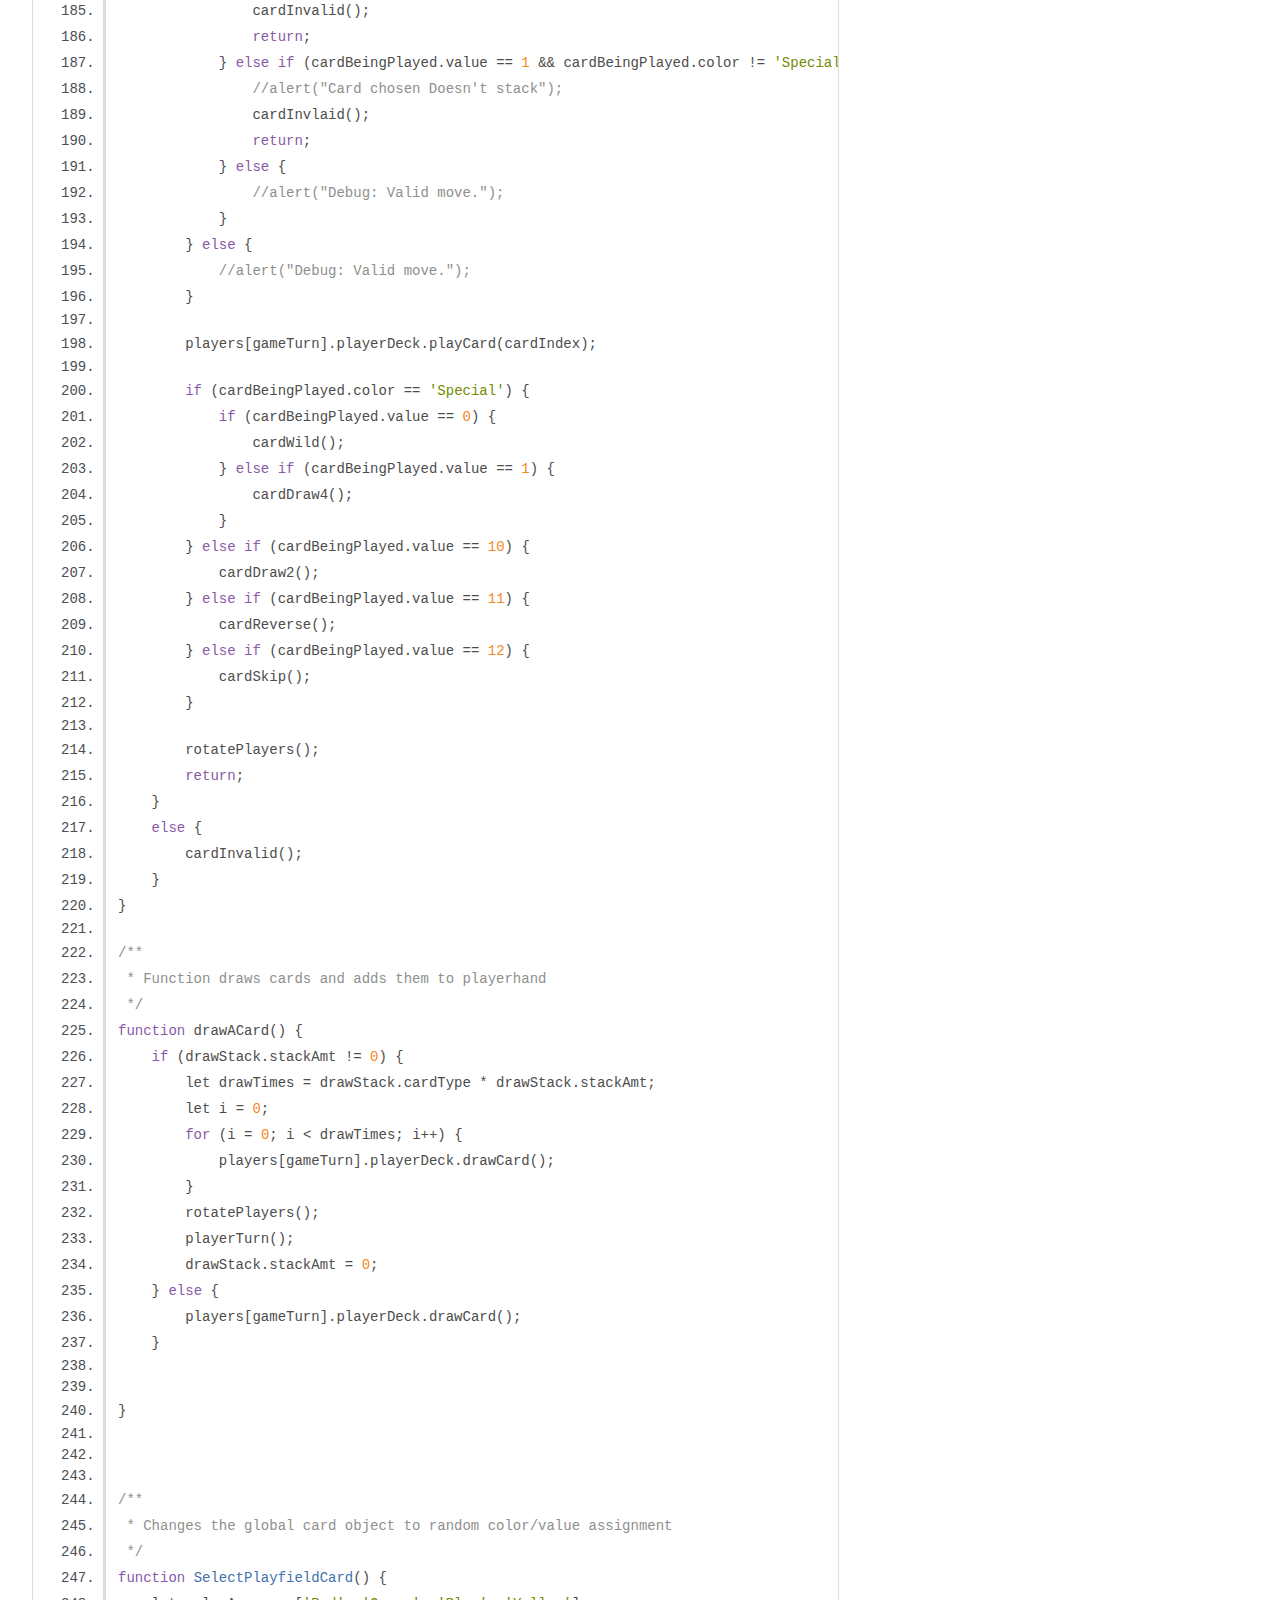
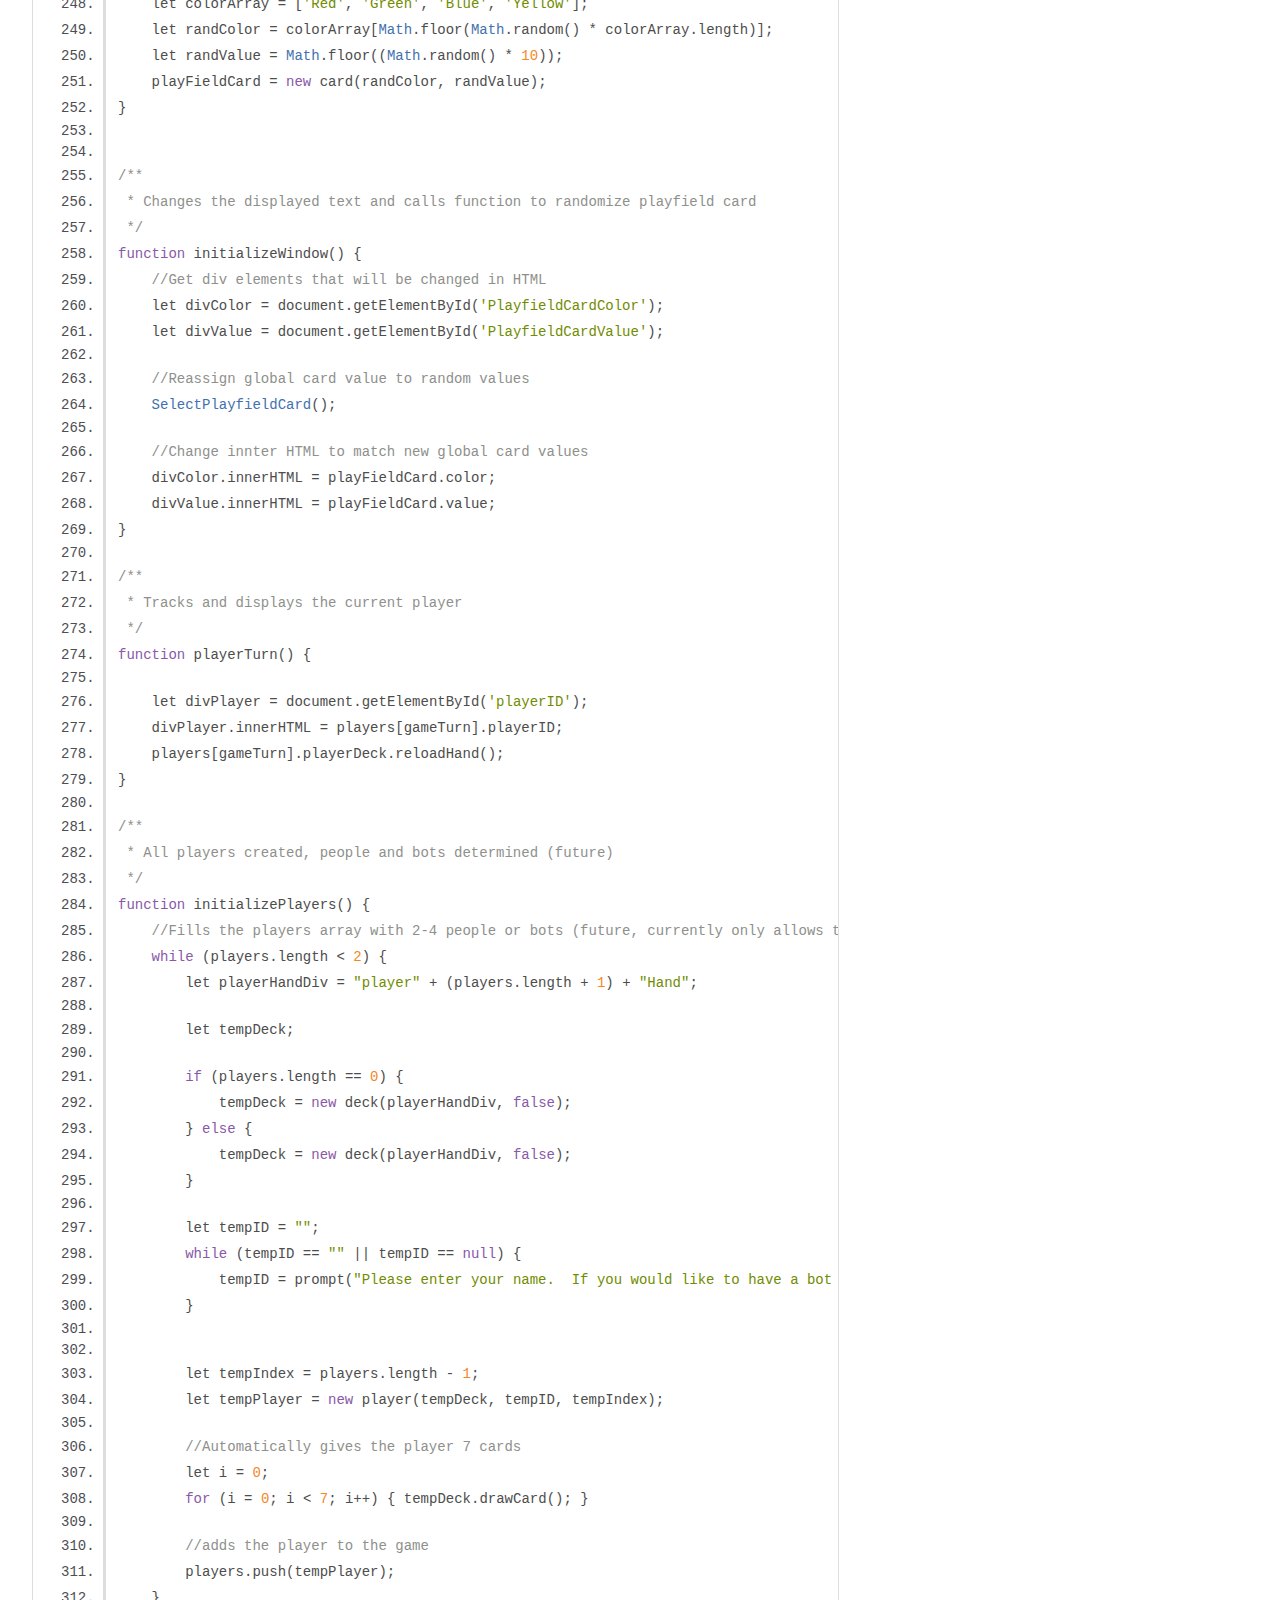
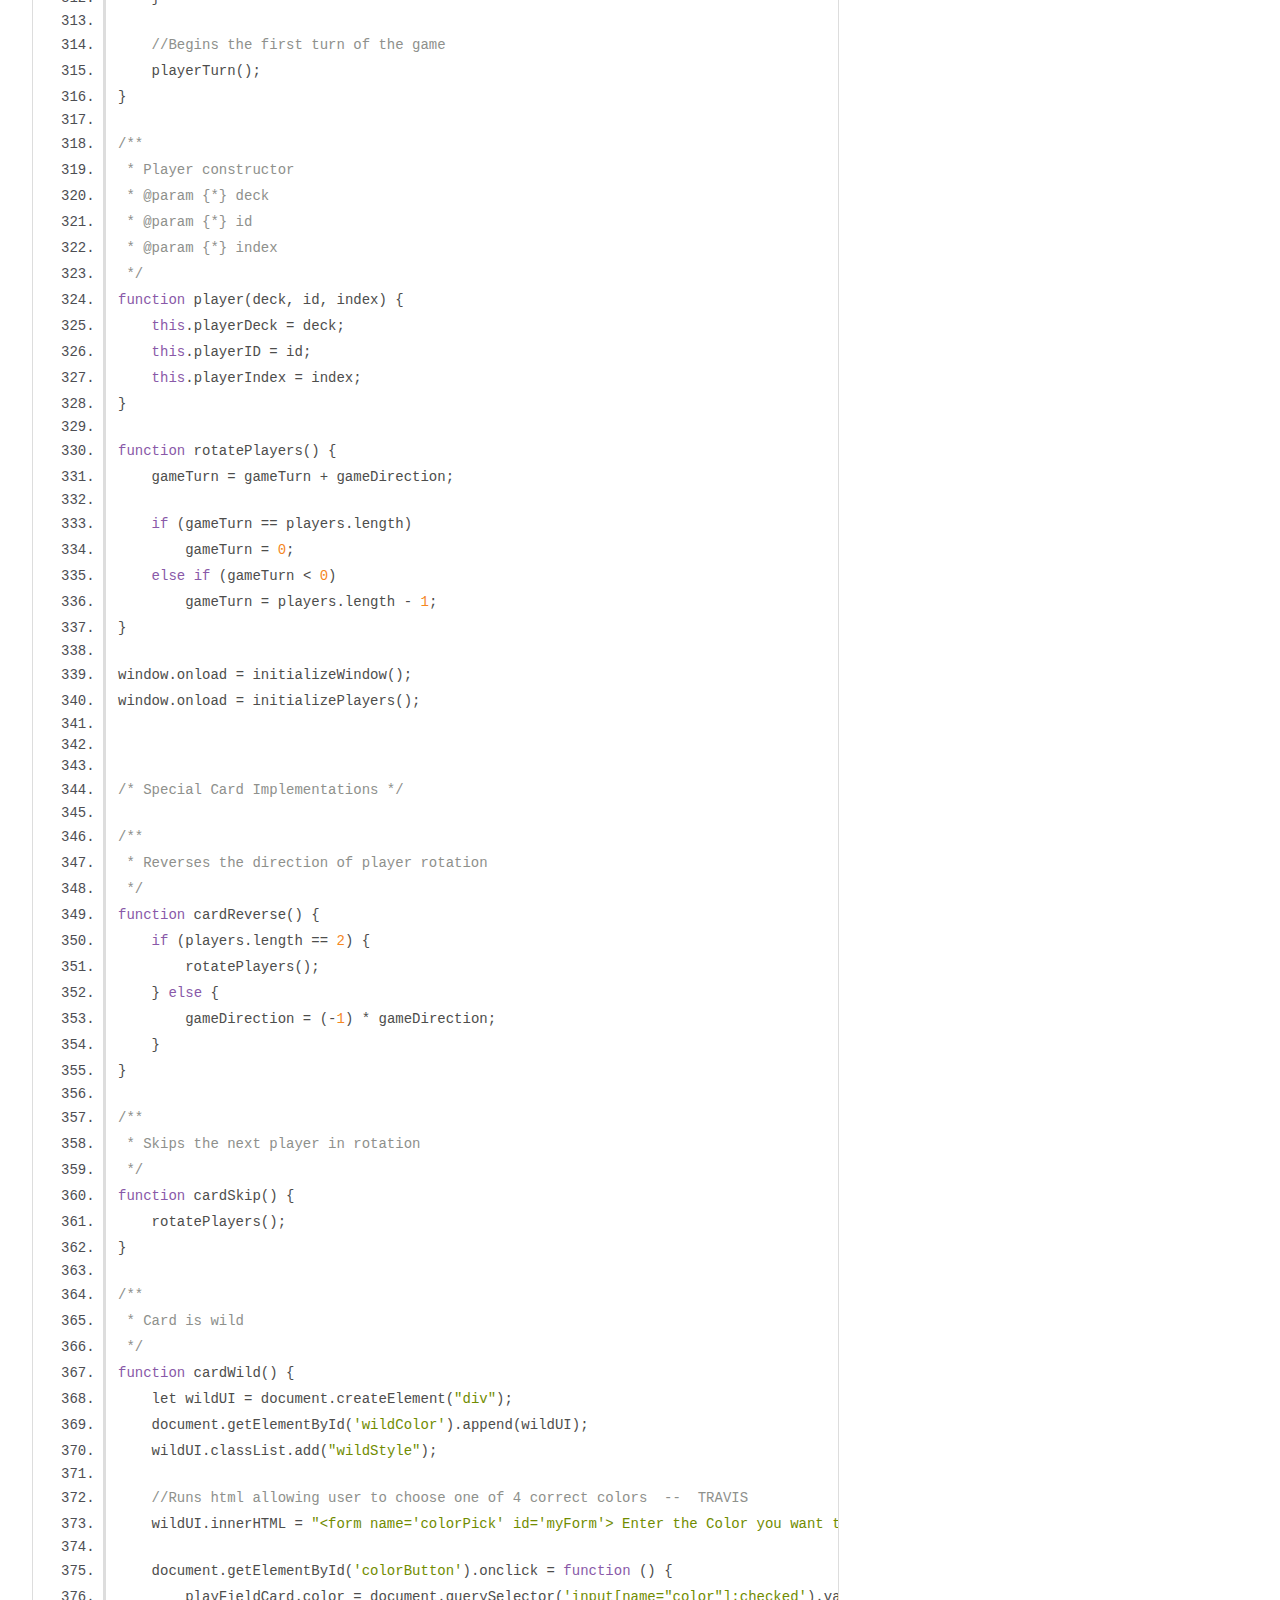
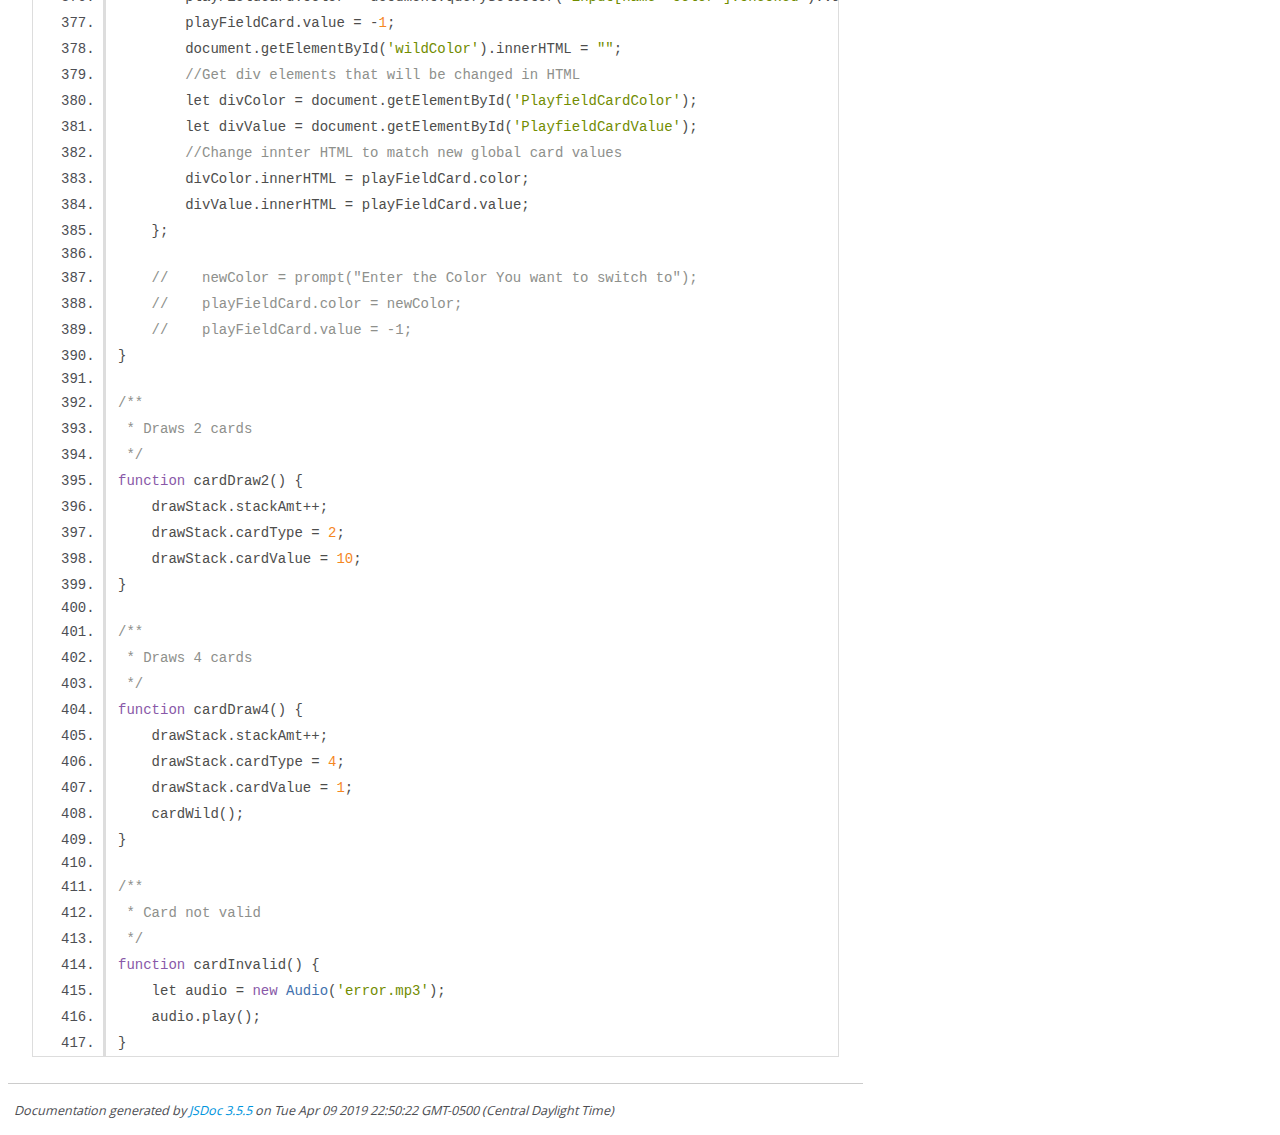
<file: un-jugador/documentation/index.js.html>
<!DOCTYPE html>
<html lang="en">
<head>
    <meta charset="utf-8">
    <title>JSDoc: Source: index.js</title>

    <script src="scripts/prettify/prettify.js"> </script>
    <script src="scripts/prettify/lang-css.js"> </script>
    <!--[if lt IE 9]>
      <script src="//html5shiv.googlecode.com/svn/trunk/html5.js"></script>
    <![endif]-->
    <link type="text/css" rel="stylesheet" href="styles/prettify-tomorrow.css">
    <link type="text/css" rel="stylesheet" href="styles/jsdoc-default.css">
</head>

<body>

<div id="main">

    <h1 class="page-title">Source: index.js</h1>

    



    
    <section>
        <article>
            <pre class="prettyprint source linenums"><code>// Global Playfield Card
let playFieldCard;

//Creates a Global array to store players  --  TRAVIS
let players = [];

//Global Turn Tracker
let gameTurn = 0;

//sets direction of game, 1 for forward, -1 for backward
let gameDirection = 1;

//Stores how many +2, or +4s are stacked
let drawStack = {
    cardValue: 0,
    stackAmt: 0,
    cardType: 2 // either 2 or 4
};

/**
 * card constructor
 * @param {*} color 
 * @param {*} value 
 */
function card(color, value) {
    this.color = color;
    this.value = value;
    this.getColorValue = function () {
        if (this.color == 'Red') {
            return '#A60000';
        } else if (this.color == 'Blue') {
            return '#0000FF';
        } else if (this.color == 'Green') {
            return '#004f19';
        } else if (this.color == 'Yellow') {
            return '#e5bf00';
        } else {
            return '#333333';
        }
    }
}

/**
 * deck constructor
 * @param {*} divId 
 * @param {*} hidden 
 */
function deck(divId, hidden) {

    this.cards = [];
    this.amtCards = 0;
    this.hand = document.getElementById(divId);
    this.isHidden = hidden;

    /**
     * Adds a card to the cards array
     */
    this.addCard = function (c) {
        this.cards.push(c);
        this.amtCards = this.cards.length;
    };

    /**
     * removes a card from card array
     */
    this.removeCard = function (c) {
        this.cards.splice(c, 1);
        this.amtCards = this.cards.length;
    };

    /**
     * Gives player a random card
     */
    this.drawCard = function () {
        let colorArray = ['Red', 'Green', 'Blue', 'Yellow', 'Special'];
        let randColor = colorArray[Math.floor(Math.random() * colorArray.length)];
        let randValue = Math.floor((Math.random() * 13));
        if (randColor == 'Special') {
            randValue = randValue % 2;
        }
        let tempCard = new card(randColor, randValue);
        this.addCard(tempCard);
        this.reloadHand();
    };

    /**
     * removes card from hand and reloads hand (post-validation of good move)
     */
    this.playCard = function (c) {
        //Set playfield card to validated 'played' card
        playFieldCard.color = this.cards[c].color;
        playFieldCard.value = this.cards[c].value;

        //Get div elements that will be changed in HTML
        let divColor = document.getElementById('PlayfieldCardColor');
        let divValue = document.getElementById('PlayfieldCardValue');
        //Change inner HTML to match new global card values
        divColor.innerHTML = playFieldCard.color;
        divValue.innerHTML = playFieldCard.value;

        //Remove played card from hand
        this.removeCard(c);
        if (this.cards.length == 0) {
            alert("You win!");
            location.reload();
        }
        this.reloadHand();
    };

    /**
     * Returns card at index c
     */
    this.getCard = function (c) {
        return (this.cards[c]);
    };

    /**
     * Reloads the player hand to have the most recent cards in player hand
     */
    this.reloadHand = function () {

        this.hand.innerHTML = "";
        let i = 0;
        for (i = 0; i &lt; this.amtCards; i++) {
            let cardDiv = document.createElement('div');
            this.hand.append(cardDiv);
            cardDiv.classList.add('card');

            if (!this.isHidden) {
                cardDiv.innerHTML = this.getCard(i).value;
                cardDiv.style.backgroundColor = this.getCard(i).getColorValue();
            } else {
                cardDiv.style.backgroundColor = "#000000";
            }

        }
    };

    /**
     * For Testing. logs all cards and card amount
     */
    this.showDeck = function () {
        for (i = 0; i &lt; this.amtCards; i++) {
            console.log(this.cards[i].color + " " + this.cards[i].value);
        }
        console.log("There are a total of " + this.amtCards + " in this deck");
    };

    /**
     * Compare selected card to playfield card
     */
    this.checkPlayerCardToPlayfield = function (c) {
        //Get in the value by element ID
        let cardColor = this.cards[c].color;
        let cardNumber = this.cards[c].value;
        if (cardColor == playFieldCard.color || cardColor == 'Special') {
            return (true);
        }
        if (cardNumber == playFieldCard.value) {
            return (true);
        }

        return (false);
    };//end of check card to playfield
}


/**
 * Testing function, plays a card
 */
function useCard() {
    //Get in the value by element ID
    let cardIndex = document.getElementById("cardIndex").value;
    //Validates the move is good (matching color/value)
    let isValidCard = players[gameTurn].playerDeck.checkPlayerCardToPlayfield(cardIndex);
    //Play card if valid move, otherwise ignore
    if (isValidCard == true) {
        let cardBeingPlayed = players[gameTurn].playerDeck.getCard(cardIndex);


        //Will run if there is a stackable card played, +2 or +4
        if (drawStack.stackAmt != 0) {
            if (cardBeingPlayed.value != drawStack.cardValue) {
                //alert("Card chosen Doesn't stack");
                cardInvalid();
                return;
            } else if (cardBeingPlayed.value == 1 &amp;&amp; cardBeingPlayed.color != 'Special') {
                //alert("Card chosen Doesn't stack");
                cardInvlaid();
                return;
            } else {
                //alert("Debug: Valid move.");
            }
        } else {
            //alert("Debug: Valid move.");
        }

        players[gameTurn].playerDeck.playCard(cardIndex);

        if (cardBeingPlayed.color == 'Special') {
            if (cardBeingPlayed.value == 0) {
                cardWild();
            } else if (cardBeingPlayed.value == 1) {
                cardDraw4();
            }
        } else if (cardBeingPlayed.value == 10) {
            cardDraw2();
        } else if (cardBeingPlayed.value == 11) {
            cardReverse();
        } else if (cardBeingPlayed.value == 12) {
            cardSkip();
        }

        rotatePlayers();
        return;
    }
    else {
        cardInvalid();
    }
}

/**
 * Function draws cards and adds them to playerhand
 */
function drawACard() {
    if (drawStack.stackAmt != 0) {
        let drawTimes = drawStack.cardType * drawStack.stackAmt;
        let i = 0;
        for (i = 0; i &lt; drawTimes; i++) {
            players[gameTurn].playerDeck.drawCard();
        }
        rotatePlayers();
        playerTurn();
        drawStack.stackAmt = 0;
    } else {
        players[gameTurn].playerDeck.drawCard();
    }


}



/**
 * Changes the global card object to random color/value assignment
 */
function SelectPlayfieldCard() {
    let colorArray = ['Red', 'Green', 'Blue', 'Yellow'];
    let randColor = colorArray[Math.floor(Math.random() * colorArray.length)];
    let randValue = Math.floor((Math.random() * 10));
    playFieldCard = new card(randColor, randValue);
}


/**
 * Changes the displayed text and calls function to randomize playfield card
 */
function initializeWindow() {
    //Get div elements that will be changed in HTML
    let divColor = document.getElementById('PlayfieldCardColor');
    let divValue = document.getElementById('PlayfieldCardValue');

    //Reassign global card value to random values
    SelectPlayfieldCard();

    //Change innter HTML to match new global card values
    divColor.innerHTML = playFieldCard.color;
    divValue.innerHTML = playFieldCard.value;
}

/**
 * Tracks and displays the current player
 */
function playerTurn() {

    let divPlayer = document.getElementById('playerID');
    divPlayer.innerHTML = players[gameTurn].playerID;
    players[gameTurn].playerDeck.reloadHand();
}

/**
 * All players created, people and bots determined (future)
 */
function initializePlayers() {
    //Fills the players array with 2-4 people or bots (future, currently only allows two players)
    while (players.length &lt; 2) {
        let playerHandDiv = "player" + (players.length + 1) + "Hand";

        let tempDeck;

        if (players.length == 0) {
            tempDeck = new deck(playerHandDiv, false);
        } else {
            tempDeck = new deck(playerHandDiv, false);
        }

        let tempID = "";
        while (tempID == "" || tempID == null) {
            tempID = prompt("Please enter your name.  If you would like to have a bot play for you, please enter the name 'Bot'");
        }


        let tempIndex = players.length - 1;
        let tempPlayer = new player(tempDeck, tempID, tempIndex);

        //Automatically gives the player 7 cards
        let i = 0;
        for (i = 0; i &lt; 7; i++) { tempDeck.drawCard(); }

        //adds the player to the game
        players.push(tempPlayer);
    }

    //Begins the first turn of the game
    playerTurn();
}

/**
 * Player constructor
 * @param {*} deck 
 * @param {*} id 
 * @param {*} index 
 */
function player(deck, id, index) {
    this.playerDeck = deck;
    this.playerID = id;
    this.playerIndex = index;
}

function rotatePlayers() {
    gameTurn = gameTurn + gameDirection;

    if (gameTurn == players.length)
        gameTurn = 0;
    else if (gameTurn &lt; 0)
        gameTurn = players.length - 1;
}

window.onload = initializeWindow();
window.onload = initializePlayers();



/* Special Card Implementations */

/**
 * Reverses the direction of player rotation
 */
function cardReverse() {
    if (players.length == 2) {
        rotatePlayers();
    } else {
        gameDirection = (-1) * gameDirection;
    }
}

/**
 * Skips the next player in rotation
 */
function cardSkip() {
    rotatePlayers();
}

/**
 * Card is wild
 */
function cardWild() {
    let wildUI = document.createElement("div");
    document.getElementById('wildColor').append(wildUI);
    wildUI.classList.add("wildStyle");

    //Runs html allowing user to choose one of 4 correct colors  --  TRAVIS
    wildUI.innerHTML = "&lt;form name='colorPick' id='myForm'> Enter the Color you want to switch to&lt;br> &lt;input type='radio' name='color' value='Red'>Red&lt;br>&lt;input type='radio' name='color' value='Yellow'>Yellow&lt;br>&lt;input type='radio' name='color' value='Blue'>Blue&lt;br>&lt;input type='radio' name='color' value='Green'>Green&lt;br>&lt;input type='button' id='colorButton' value='Pick'>&lt;/form>";

    document.getElementById('colorButton').onclick = function () {
        playFieldCard.color = document.querySelector('input[name="color"]:checked').value;
        playFieldCard.value = -1;
        document.getElementById('wildColor').innerHTML = "";
        //Get div elements that will be changed in HTML
        let divColor = document.getElementById('PlayfieldCardColor');
        let divValue = document.getElementById('PlayfieldCardValue');
        //Change innter HTML to match new global card values
        divColor.innerHTML = playFieldCard.color;
        divValue.innerHTML = playFieldCard.value;
    };

    //    newColor = prompt("Enter the Color You want to switch to");
    //    playFieldCard.color = newColor;
    //    playFieldCard.value = -1;
}

/**
 * Draws 2 cards
 */
function cardDraw2() {
    drawStack.stackAmt++;
    drawStack.cardType = 2;
    drawStack.cardValue = 10;
}

/**
 * Draws 4 cards
 */
function cardDraw4() {
    drawStack.stackAmt++;
    drawStack.cardType = 4;
    drawStack.cardValue = 1;
    cardWild();
}

/**
 * Card not valid
 */
function cardInvalid() {
    let audio = new Audio('error.mp3');
    audio.play();
}
</code></pre>
        </article>
    </section>




</div>

<nav>
    <h2><a href="index.html">Home</a></h2><h3>Global</h3><ul><li><a href="global.html#addCard">addCard</a></li><li><a href="global.html#card">card</a></li><li><a href="global.html#cardDraw2">cardDraw2</a></li><li><a href="global.html#cardDraw4">cardDraw4</a></li><li><a href="global.html#cardInvalid">cardInvalid</a></li><li><a href="global.html#cardReverse">cardReverse</a></li><li><a href="global.html#cardSkip">cardSkip</a></li><li><a href="global.html#cardWild">cardWild</a></li><li><a href="global.html#checkPlayerCardToPlayfield">checkPlayerCardToPlayfield</a></li><li><a href="global.html#deck">deck</a></li><li><a href="global.html#drawACard">drawACard</a></li><li><a href="global.html#drawCard">drawCard</a></li><li><a href="global.html#getCard">getCard</a></li><li><a href="global.html#initializePlayers">initializePlayers</a></li><li><a href="global.html#initializeWindow">initializeWindow</a></li><li><a href="global.html#playCard">playCard</a></li><li><a href="global.html#player">player</a></li><li><a href="global.html#playerTurn">playerTurn</a></li><li><a href="global.html#reloadHand">reloadHand</a></li><li><a href="global.html#removeCard">removeCard</a></li><li><a href="global.html#SelectPlayfieldCard">SelectPlayfieldCard</a></li><li><a href="global.html#showDeck">showDeck</a></li><li><a href="global.html#useCard">useCard</a></li></ul>
</nav>

<br class="clear">

<footer>
    Documentation generated by <a href="https://github.com/jsdoc3/jsdoc">JSDoc 3.5.5</a> on Tue Apr 09 2019 22:50:22 GMT-0500 (Central Daylight Time)
</footer>

<script> prettyPrint(); </script>
<script src="scripts/linenumber.js"> </script>
</body>
</html>
</file>
<file: styles.css>
body {
    font-family: Arial, sans-serif;
    display: flex;
    justify-content: center;
    align-items: center;
    height: 100vh;
    margin: 0;
    background-color: #ffbe7d; /* Color de fondo azul cian */
}

.container {
    text-align: center;
    background: #fa9631;
    padding: 20px;
    border-radius: 8px;
    box-shadow: 0 0 10px rgba(255, 255, 255, 0.1);
}

h1 {
    margin-bottom: 20px;
    color: white;
}

.options {
    margin-bottom: 20px;
}

.option {
    background-color: #db6d00;
    color: white;
    border: none;
    padding: 10px 20px;
    margin: 5px;
    border-radius: 5px;
    cursor: pointer;
    transition: background-color 0.3s;
    text-decoration: none;
}

.option a {
    color: white;
    text-decoration: none;
}

.option:hover {
    background-color: #914800;
}
</file>
<file: un-jugador/styles.css>
.form-size {
  width: 50%;
  margin: auto;
  font-size: 2rem;
}

#drawCardPile {
  overflow: visible;
  width: 500px;
  height: 178px;
  margin-left: -192px;
}

#drawCardPile > .card {
  margin-top: -7px;
}

.drawCardContainer {
  display: inline-block;
}

.activePlayer {
  font-weight: bold;
  color: #000;
}

.wildStyle {
  height: 100vh;
}

body {
  background: #ffbe7d;
}

.my-card {
  position: relative;
  top: 0;
  transition: top 0.5s ease, margin-right 0.5s, margin-left 0.5s;
  transition-delay: 0.1s;
}

.my-card:hover {
  cursor: pointer;
  top: -20px;
  margin-right: 10px;
  margin-left: 10px;
}

.sideHand > .card {
  margin-right: 0;
  margin-left: 0;
  margin-bottom: -110px;
  width: 140px;
  height: 100px;
}

h3 {
  font-weight: normal;
  color: gray;
}

li {
  margin-bottom: 5px;
}

.center-card-hands {
  display: flex;
  flex-direction: column;
  justify-content: center;
  align-items: center;
}

.unoButton {
  animation-name: unoButtonInvalid;
  animation-duration: 0.5s;
}

#overlay {
  position: fixed; /* Sit on top of the page content */
  display: none; /* Hidden by default */
  width: 100%;
  height: 100%;
  top: 0; 
  left: 0;
  right: 0;
  bottom: 0;
  background-color: rgba(0,0,0,0.5);
  z-index: 2;
}

#text{
  position: absolute;
  top: 50%;
  left: 50%;
  font-size: 50px;
  color: white;
  transform: translate(-50%,-50%);
  -ms-transform: translate(-50%,-50%);
}

.main-container {
  display: flex;
  align-items: center;
  flex-wrap: wrap;
}

.size {
  width: 5vw;
  height: 5vw;
  box-shadow: 2px 2px 3px black;
  margin: 2rem;
  cursor: pointer; /* Add a pointer on hover */
}

.red-circle {
  background-color: #c72a18;
  border-radius: 50%;
  border: 2px solid #ffffff;
}

.blue-circle {
  background-color: #0063b3;
  border-radius: 50%;
  border: 2px solid #ffffff;
}

.yellow-circle {
  background-color: #e6ca1e;
  border-radius: 50%;
  border: 2px solid #ffffff;
}

.green-circle {
  background-color: #18a849;
  border-radius: 50%;
  border: 2px solid #ffffff;
}

.option a {
  color: white;
  text-decoration: none;
}

.option:hover {
  background-color: #914800;
}
</file>
<file: un-jugador/cards.css>
@import url(https://fonts.googleapis.com/css?family=Source+Sans+Pro:900);

.drawDeckOnPlayfield {
  width: 116px;
  height: 178px;
  float: left;
  background-image: url("uno card back.png");
  background-size: contain;
  border-radius: 5px;
  box-sizing: border-box;
  padding: 5px;
  margin: 10px;
  font-family: "Source Sans Pro", sans-serif;
  font-size: 100px;
  text-shadow: 1px 1px 0 #000000, -1px -1px 0 #000000, -1px 1px 0 #000000,
    1px -1px 0 #000000, 1px 0 0 #000000, -1px 0 0 #000000, 0 -1px 0 #000000,
    0 1px 0 #000000, 4px 4px 0 #000000;
  box-shadow: 0 0 10px #777777;
  text-align: center;
  position: relative;
  margin-left: -25px;
  margin-right: -25px;
  transform: rotate(45deg);
}
.drawDeckOnPlayfield .inner {
  display: table-cell;
  vertical-align: middle;
  border-radius: 5px;
  overflow: hidden;
}

.drawDeckOnPlayfield .mark {
  display: inline-block;
  vertical-align: middle;
  background: #ffffff;
  margin: auto;
  padding: 0 26px;
  border-radius: 100px 60px / 120px 60px;
  line-height: 1.4;
}

.card {
  width: 116px;
  height: 178px;
  float: left;
  background: #fff;
  border-radius: 5px;
  display: table;
  box-sizing: border-box;
  padding: 5px;
  margin: 10px;
  font-family: "Source Sans Pro", sans-serif;
  font-size: 100px;
  text-shadow: 1px 1px 0 #000000, -1px -1px 0 #000000, -1px 1px 0 #000000,
    1px -1px 0 #000000, 1px 0 0 #000000, -1px 0 0 #000000, 0 -1px 0 #000000,
    0 1px 0 #000000, 4px 4px 0 #000000;
  box-shadow: 0 0 10px #777777;
  text-align: center;
  position: relative;
  margin-left: -25px;
  margin-right: -25px;
}
.card .inner {
  display: table-cell;
  vertical-align: middle;
  border-radius: 5px;
  overflow: hidden;
}

.card .mark {
  display: inline-block;
  vertical-align: middle;
  background: #ffffff;
  margin: auto;
  padding: 0 26px;
  border-radius: 100px 60px / 120px 60px;
  line-height: 1.4;
}

.card:before,
.card:after {
  display: inline-block;
  position: absolute;
  line-height: 0;
  font-size: 20px;
  color: #ffffff;
  text-shadow: 1px 1px 0 #000000, -1px -1px 0 #000000, -1px 1px 0 #000000,
    1px -1px 0 #000000, 1px 0 0 #000000, -1px 0 0 #000000, 0 -1px 0 #000000,
    0 1px 0 #000000, 2px 2px 0 #000000;
}

.card:before {
  top: 15px;
  left: 10px;
}
.card:after {
  bottom: 15px;
  right: 10px;
}

.card.blue {
  color: #0063b3;
}

.card.blue .inner {
  background: #0063b3;
}

.card.green {
  color: #18a849;
}

.card.green .inner {
  background: #18a849;
}

.card.red {
  color: #c72a18;
}

.card.red .inner {
  background: #c72a18;
}

.card.yellow {
  color: #e6ca1e;
}

.card.yellow .inner {
  background: #e6ca1e;
}

.card.black {
  color: #000000;
}

.card.black .inner {
  background: #000000;
}

.drawDeckOnPlayfield.black .inner {
  background: #000;
}

.cardsInInnerPlus4.black {
  color: #000000;
}

.cardsInInnerPlus4.black .inner {
  background: #000000;
}

.cardsInInnerPlus4.blue {
  color: #0063b3;
}

.cardsInInnerPlus4.blue .inner {
  background: #0063b3;
}

.cardsInInnerPlus2.blue {
  color: #0063b3;
}

.cardsInInnerPlus2.blue .inner {
  background: #0063b3;
}

.cardsInInnerPlus4.green {
  color: #18a849;
}

.cardsInInnerPlus4.green .inner {
  background: #18a849;
}

.cardsInInnerPlus4.red {
  color: #c72a18;
}

.cardsInInnerPlus4.red .inner {
  background: #c72a18;
}

.cardsInInnerPlus4.yellow {
  color: #e6ca1e;
}

.cardsInInnerPlus4.yellow .inner {
  background: #e6ca1e;
}

.card.num-0:before,
.card.num-0:after {
  content: "0";
}

.card.num-1:before,
.card.num-1:after {
  content: "1";
}

.card.num-2:before,
.card.num-2:after {
  content: "2";
}

.card.num-3:before,
.card.num-3:after {
  content: "3";
}

.card.num-4:before,
.card.num-4:after {
  content: "4";
}

.card.num-5:before,
.card.num-5:after {
  content: "5";
}

.card.num-6:before,
.card.num-6:after {
  content: "6";
}

.card.num-7:before,
.card.num-7:after {
  content: "7";
}

.card.num-8:before,
.card.num-8:after {
  content: "8";
}

.card.num-9:before,
.card.num-9:after {
  content: "9";
}

.card.num-6 .mark:after,
.card.num-9 .mark:after {
  display: block;
  content: "";
  position: relative;
  top: -25px;
  left: 5px;
  width: 80%;
  border: 1px solid #000000;
  height: 4px;
  box-shadow: 1px 1px 0 #000000;
}
.card.num-6.blue .mark:after,
.card.num-9.blue .mark:after {
  background: #0063b3;
}
.card.num-6.green .mark:after,
.card.num-9.green .mark:after {
  background: #18a849;
}
.card.num-6.red .mark:after,
.card.num-9.red .mark:after {
  background: #c72a18;
}
.card.num-6.yellow .mark:after,
.card.num-9.yellow .mark:after {
  background: #e6ca1e;
}

.card.plus-4:before,
.card.plus-4:after {
  content: "+4";
}

.card.draw2:before,
.card.draw2:after {
  content: "+2";
}

.card.skip {
  font-size: 55px;
}

.card.skip:before,
.card.skip:after {
  content: "⊘";
}

.card.wild:before,
.card.wild:after {
  content: "W";
}

.card.reverse {
  font-size: 73px;
}

.card.reverse .mark {
  transform: rotate(-45deg);
}

.card.reverse:before,
.card.reverse:after {
  content: "⇄";
  transform: rotate(-45deg);
}

.cardsInInnerPlus4 {
  width: 26px;
  height: 44px;
  float: left;
  background: #000;
  border-radius: 5px;
  display: table;
  box-sizing: border-box;
  padding: 3px;
  margin: 10px;
  box-shadow: 0 0 10px #000;
  text-align: center;
  position: relative;
}

.cardsInInnerPlus2 {
  width: 26px;
  height: 44px;
  float: left;
  background: #000;
  border-radius: 5px;
  display: table;
  box-sizing: border-box;
  padding: 3px;
  margin: 10px;
  box-shadow: 0 0 10px #000;
  text-align: center;
  position: relative;
}

.cardsInInnerSkip {
  width: 26px;
  height: 44px;
  float: left;
  background: #000;
  border-radius: 5px;
  box-sizing: border-box;
  padding: 3px;
  margin: 10px;
  box-shadow: 0 0 10px #000;
  text-align: center;
  position: relative;
}

.card-plus4-green {
  position: absolute;
  left: 15px;
  top: 90px;
  z-index: 0.1;
}

.card-plus2-bottom-left {
  position: absolute;
  left: 30px;
  top: 80px;
  z-index: 0.1;
}

.card-plus4-blue {
  position: absolute;
  left: 30px;
  top: 60px;
  z-index: 0.2;
}

.card-plus2-top-right {
  position: absolute;
  left: 45px;
  top: 50px;
  z-index: 0.2;
}

.card-plus4-red {
  position: absolute;
  left: 45px;
  top: 75px;
  z-index: 0.3;
}

.card-plus4-yellow {
  position: absolute;
  left: 60px;
  top: 45px;
  z-index: 0.1;
}

/* Wild Card Circle */
.circle-container {
  width: 94px;
  height: 130px;
  float: left;
  position: absolute;
  left: 10px;
  top: 24px;
  z-index: 0.5;
  transform: rotate(18deg);
  transform: skew(-9deg, 0);
}

.quarter {
  width: 47px;
  height: 65px;
}

.top-left {
  border-top-left-radius: 200px;
  background: #c72a18;
  float: left;
}

.top-right {
  border-top-right-radius: 200px;
  background: #0063b3;
  float: right;
}

.bottom-left {
  border-bottom-left-radius: 200px;
  background: #e6ca1e;
  float: left;
}

.bottom-right {
  border-bottom-right-radius: 200px;
  background: #18a849;
  float: right;
}
</file>
<file: un-jugador/animations.css>
@keyframes cardDrawBack {
    0% {
      transform: scale(1, 1);
    }
    30% {
      transform: scale(1.5, 1.5) rotateY(0);
    }
    60% {
      transform: scale(1.5, 1.5) rotateY(180deg);
    }
    100% {
      transform: scale(1.5, 1.5) rotateY(180deg);
    }
  }
  
  @keyframes cardDrawFront {
    0% {
      transform: scale(1, 1) rotateY(180deg);
    }
    30% {
      transform: scale(1.5, 1.5) rotateY(180deg);
    }
    60% {
      transform: scale(1.5, 1.5) rotateY(0);
      z-index: 2;
      bottom: 0;
    }
    90% {
      transform: scale(1.5, 1.5) rotateY(0);
      z-index: 2;
      bottom: -150px;
      opacity: 1;
    }
    100% {
      transform: scale(1.5, 1.5) rotateY(0);
      z-index: 2;
      bottom: -200px;
      opacity: 0;
    }
  }
  
  @keyframes cardDrawHiddenRight {
    0% {
      transform: scale(1, 1);
    }
    50% {
      transform: scale(1.5, 1.5);
      right: 0;
    }
    80% {
      transform: scale(1.5, 1.5);
      right: -120px;
      opacity: 1;
    }
    100% {
      transform: scale(1.5, 1.5);
      right: -200px;
      opacity: 0;
    }
  }
  
  @keyframes cardDrawHiddenLeft {
    0% {
      transform: scale(1, 1);
    }
    50% {
      transform: scale(1.5, 1.5);
      left: 0;
    }
    80% {
      transform: scale(1.5, 1.5);
      left: -120px;
      opacity: 1;
    }
    100% {
      transform: scale(1.5, 1.5);
      left: -200px;
      opacity: 0;
    }
  }
  
  @keyframes cardDrawHiddenUp {
    0% {
      transform: scale(1, 1);
    }
    50% {
      transform: scale(1.5, 1.5);
      top: 0;
    }
    80% {
      transform: scale(1.5, 1.5);
      top: -120px;
      opacity: 1;
    }
    100% {
      transform: scale(1.5, 1.5);
      top: -200px;
      opacity: 0;
    }
  }
  
  @keyframes unoButtonInvalid {
    0% {
      background-color: none;
    }
    50% {
      background-color: red;
    }
    100% {
      background-color: none;
    }
  }
  
  @keyframes shakeHorizontal {
    0% {
      left: 0;
    }
    33% {
      left: 5px;
    }
    66% {
      left: -5px;
    }
    100% {
      left: 0;
    }
  }
  
  .drawCardAnimationBack {
    z-index: 1;
    position: absolute;
    backface-visibility: hidden;
    -webkit-backface-visibility: hidden;
    margin-left: -75px;
    animation-name: cardDrawBack;
    animation-duration: 1s;
  }
  
  .drawCardBackHidden {
    transform: rotateY(180deg);
    position: absolute;
    backface-visibility: hidden;
    -webkit-backface-visibility: hidden;
    margin-left: -75px;
  }
  
  .drawCardAnimationHidden {
    position: relative;
    backface-visibility: hidden;
    -webkit-backface-visibility: hidden;
    animation-name: cardDrawHidden;
    animation-duration: 1.2s;
  }
  
  .drawCardAnimationFrontDown {
    transform: rotateY(180deg);
    position: relative;
    backface-visibility: hidden;
    -webkit-backface-visibility: hidden;
    animation-name: cardDrawFront;
    animation-duration: 1s;
  }
  
  .drawCardAnimationHiddenRight {
    z-index: 1;
    position: relative;
    backface-visibility: hidden;
    -webkit-backface-visibility: hidden;
    animation-name: cardDrawHiddenRight;
    animation-duration: 1.2s;
  }
  
  .drawCardAnimationHiddenLeft {
    z-index: 1;
    position: relative;
    backface-visibility: hidden;
    -webkit-backface-visibility: hidden;
    animation-name: cardDrawHiddenLeft;
    animation-duration: 1.2s;
  }
  
  .drawCardAnimationHiddenUp {
    z-index: 1;
    position: relative;
    backface-visibility: hidden;
    -webkit-backface-visibility: hidden;
    animation-name: cardDrawHiddenUp;
    animation-duration: 1.2s;
  }
  
  .invalid {
    animation-name: shakeHorizontal;
    animation-duration: 0.1s;
    animation-iteration-count: 5;
  }
</file>
<file: un-jugador/documentation/styles/prettify-tomorrow.css>
/* Tomorrow Theme */
/* Original theme - https://github.com/chriskempson/tomorrow-theme */
/* Pretty printing styles. Used with prettify.js. */
/* SPAN elements with the classes below are added by prettyprint. */
/* plain text */
.pln {
  color: #4d4d4c; }

@media screen {
  /* string content */
  .str {
    color: #718c00; }

  /* a keyword */
  .kwd {
    color: #8959a8; }

  /* a comment */
  .com {
    color: #8e908c; }

  /* a type name */
  .typ {
    color: #4271ae; }

  /* a literal value */
  .lit {
    color: #f5871f; }

  /* punctuation */
  .pun {
    color: #4d4d4c; }

  /* lisp open bracket */
  .opn {
    color: #4d4d4c; }

  /* lisp close bracket */
  .clo {
    color: #4d4d4c; }

  /* a markup tag name */
  .tag {
    color: #c82829; }

  /* a markup attribute name */
  .atn {
    color: #f5871f; }

  /* a markup attribute value */
  .atv {
    color: #3e999f; }

  /* a declaration */
  .dec {
    color: #f5871f; }

  /* a variable name */
  .var {
    color: #c82829; }

  /* a function name */
  .fun {
    color: #4271ae; } }
/* Use higher contrast and text-weight for printable form. */
@media print, projection {
  .str {
    color: #060; }

  .kwd {
    color: #006;
    font-weight: bold; }

  .com {
    color: #600;
    font-style: italic; }

  .typ {
    color: #404;
    font-weight: bold; }

  .lit {
    color: #044; }

  .pun, .opn, .clo {
    color: #440; }

  .tag {
    color: #006;
    font-weight: bold; }

  .atn {
    color: #404; }

  .atv {
    color: #060; } }
/* Style */
/*
pre.prettyprint {
  background: white;
  font-family: Consolas, Monaco, 'Andale Mono', monospace;
  font-size: 12px;
  line-height: 1.5;
  border: 1px solid #ccc;
  padding: 10px; }
*/

/* Specify class=linenums on a pre to get line numbering */
ol.linenums {
  margin-top: 0;
  margin-bottom: 0; }

/* IE indents via margin-left */
li.L0,
li.L1,
li.L2,
li.L3,
li.L4,
li.L5,
li.L6,
li.L7,
li.L8,
li.L9 {
  /* */ }

/* Alternate shading for lines */
li.L1,
li.L3,
li.L5,
li.L7,
li.L9 {
  /* */ }
</file>
<file: un-jugador/documentation/styles/jsdoc-default.css>
@font-face {
    font-family: 'Open Sans';
    font-weight: normal;
    font-style: normal;
    src: url('../fonts/OpenSans-Regular-webfont.eot');
    src:
        local('Open Sans'),
        local('OpenSans'),
        url('../fonts/OpenSans-Regular-webfont.eot?#iefix') format('embedded-opentype'),
        url('../fonts/OpenSans-Regular-webfont.woff') format('woff'),
        url('../fonts/OpenSans-Regular-webfont.svg#open_sansregular') format('svg');
}

@font-face {
    font-family: 'Open Sans Light';
    font-weight: normal;
    font-style: normal;
    src: url('../fonts/OpenSans-Light-webfont.eot');
    src:
        local('Open Sans Light'),
        local('OpenSans Light'),
        url('../fonts/OpenSans-Light-webfont.eot?#iefix') format('embedded-opentype'),
        url('../fonts/OpenSans-Light-webfont.woff') format('woff'),
        url('../fonts/OpenSans-Light-webfont.svg#open_sanslight') format('svg');
}

html
{
    overflow: auto;
    background-color: #fff;
    font-size: 14px;
}

body
{
    font-family: 'Open Sans', sans-serif;
    line-height: 1.5;
    color: #4d4e53;
    background-color: white;
}

a, a:visited, a:active {
    color: #0095dd;
    text-decoration: none;
}

a:hover {
    text-decoration: underline;
}

header
{
    display: block;
    padding: 0px 4px;
}

tt, code, kbd, samp {
    font-family: Consolas, Monaco, 'Andale Mono', monospace;
}

.class-description {
    font-size: 130%;
    line-height: 140%;
    margin-bottom: 1em;
    margin-top: 1em;
}

.class-description:empty {
    margin: 0;
}

#main {
    float: left;
    width: 70%;
}

article dl {
    margin-bottom: 40px;
}

article img {
  max-width: 100%;
}

section
{
    display: block;
    background-color: #fff;
    padding: 12px 24px;
    border-bottom: 1px solid #ccc;
    margin-right: 30px;
}

.variation {
    display: none;
}

.signature-attributes {
    font-size: 60%;
    color: #aaa;
    font-style: italic;
    font-weight: lighter;
}

nav
{
    display: block;
    float: right;
    margin-top: 28px;
    width: 30%;
    box-sizing: border-box;
    border-left: 1px solid #ccc;
    padding-left: 16px;
}

nav ul {
    font-family: 'Lucida Grande', 'Lucida Sans Unicode', arial, sans-serif;
    font-size: 100%;
    line-height: 17px;
    padding: 0;
    margin: 0;
    list-style-type: none;
}

nav ul a, nav ul a:visited, nav ul a:active {
    font-family: Consolas, Monaco, 'Andale Mono', monospace;
    line-height: 18px;
    color: #4D4E53;
}

nav h3 {
    margin-top: 12px;
}

nav li {
    margin-top: 6px;
}

footer {
    display: block;
    padding: 6px;
    margin-top: 12px;
    font-style: italic;
    font-size: 90%;
}

h1, h2, h3, h4 {
    font-weight: 200;
    margin: 0;
}

h1
{
    font-family: 'Open Sans Light', sans-serif;
    font-size: 48px;
    letter-spacing: -2px;
    margin: 12px 24px 20px;
}

h2, h3.subsection-title
{
    font-size: 30px;
    font-weight: 700;
    letter-spacing: -1px;
    margin-bottom: 12px;
}

h3
{
    font-size: 24px;
    letter-spacing: -0.5px;
    margin-bottom: 12px;
}

h4
{
    font-size: 18px;
    letter-spacing: -0.33px;
    margin-bottom: 12px;
    color: #4d4e53;
}

h5, .container-overview .subsection-title
{
    font-size: 120%;
    font-weight: bold;
    letter-spacing: -0.01em;
    margin: 8px 0 3px 0;
}

h6
{
    font-size: 100%;
    letter-spacing: -0.01em;
    margin: 6px 0 3px 0;
    font-style: italic;
}

table
{
    border-spacing: 0;
    border: 0;
    border-collapse: collapse;
}

td, th
{
    border: 1px solid #ddd;
    margin: 0px;
    text-align: left;
    vertical-align: top;
    padding: 4px 6px;
    display: table-cell;
}

thead tr
{
    background-color: #ddd;
    font-weight: bold;
}

th { border-right: 1px solid #aaa; }
tr > th:last-child { border-right: 1px solid #ddd; }

.ancestors, .attribs { color: #999; }
.ancestors a, .attribs a
{
    color: #999 !important;
    text-decoration: none;
}

.clear
{
    clear: both;
}

.important
{
    font-weight: bold;
    color: #950B02;
}

.yes-def {
    text-indent: -1000px;
}

.type-signature {
    color: #aaa;
}

.name, .signature {
    font-family: Consolas, Monaco, 'Andale Mono', monospace;
}

.details { margin-top: 14px; border-left: 2px solid #DDD; }
.details dt { width: 120px; float: left; padding-left: 10px;  padding-top: 6px; }
.details dd { margin-left: 70px; }
.details ul { margin: 0; }
.details ul { list-style-type: none; }
.details li { margin-left: 30px; padding-top: 6px; }
.details pre.prettyprint { margin: 0 }
.details .object-value { padding-top: 0; }

.description {
    margin-bottom: 1em;
    margin-top: 1em;
}

.code-caption
{
    font-style: italic;
    font-size: 107%;
    margin: 0;
}

.prettyprint
{
    border: 1px solid #ddd;
    width: 80%;
    overflow: auto;
}

.prettyprint.source {
    width: inherit;
}

.prettyprint code
{
    font-size: 100%;
    line-height: 18px;
    display: block;
    padding: 4px 12px;
    margin: 0;
    background-color: #fff;
    color: #4D4E53;
}

.prettyprint code span.line
{
  display: inline-block;
}

.prettyprint.linenums
{
  padding-left: 70px;
  -webkit-user-select: none;
  -moz-user-select: none;
  -ms-user-select: none;
  user-select: none;
}

.prettyprint.linenums ol
{
  padding-left: 0;
}

.prettyprint.linenums li
{
  border-left: 3px #ddd solid;
}

.prettyprint.linenums li.selected,
.prettyprint.linenums li.selected *
{
  background-color: lightyellow;
}

.prettyprint.linenums li *
{
  -webkit-user-select: text;
  -moz-user-select: text;
  -ms-user-select: text;
  user-select: text;
}

.params .name, .props .name, .name code {
    color: #4D4E53;
    font-family: Consolas, Monaco, 'Andale Mono', monospace;
    font-size: 100%;
}

.params td.description > p:first-child,
.props td.description > p:first-child
{
    margin-top: 0;
    padding-top: 0;
}

.params td.description > p:last-child,
.props td.description > p:last-child
{
    margin-bottom: 0;
    padding-bottom: 0;
}

.disabled {
    color: #454545;
}
</file>
